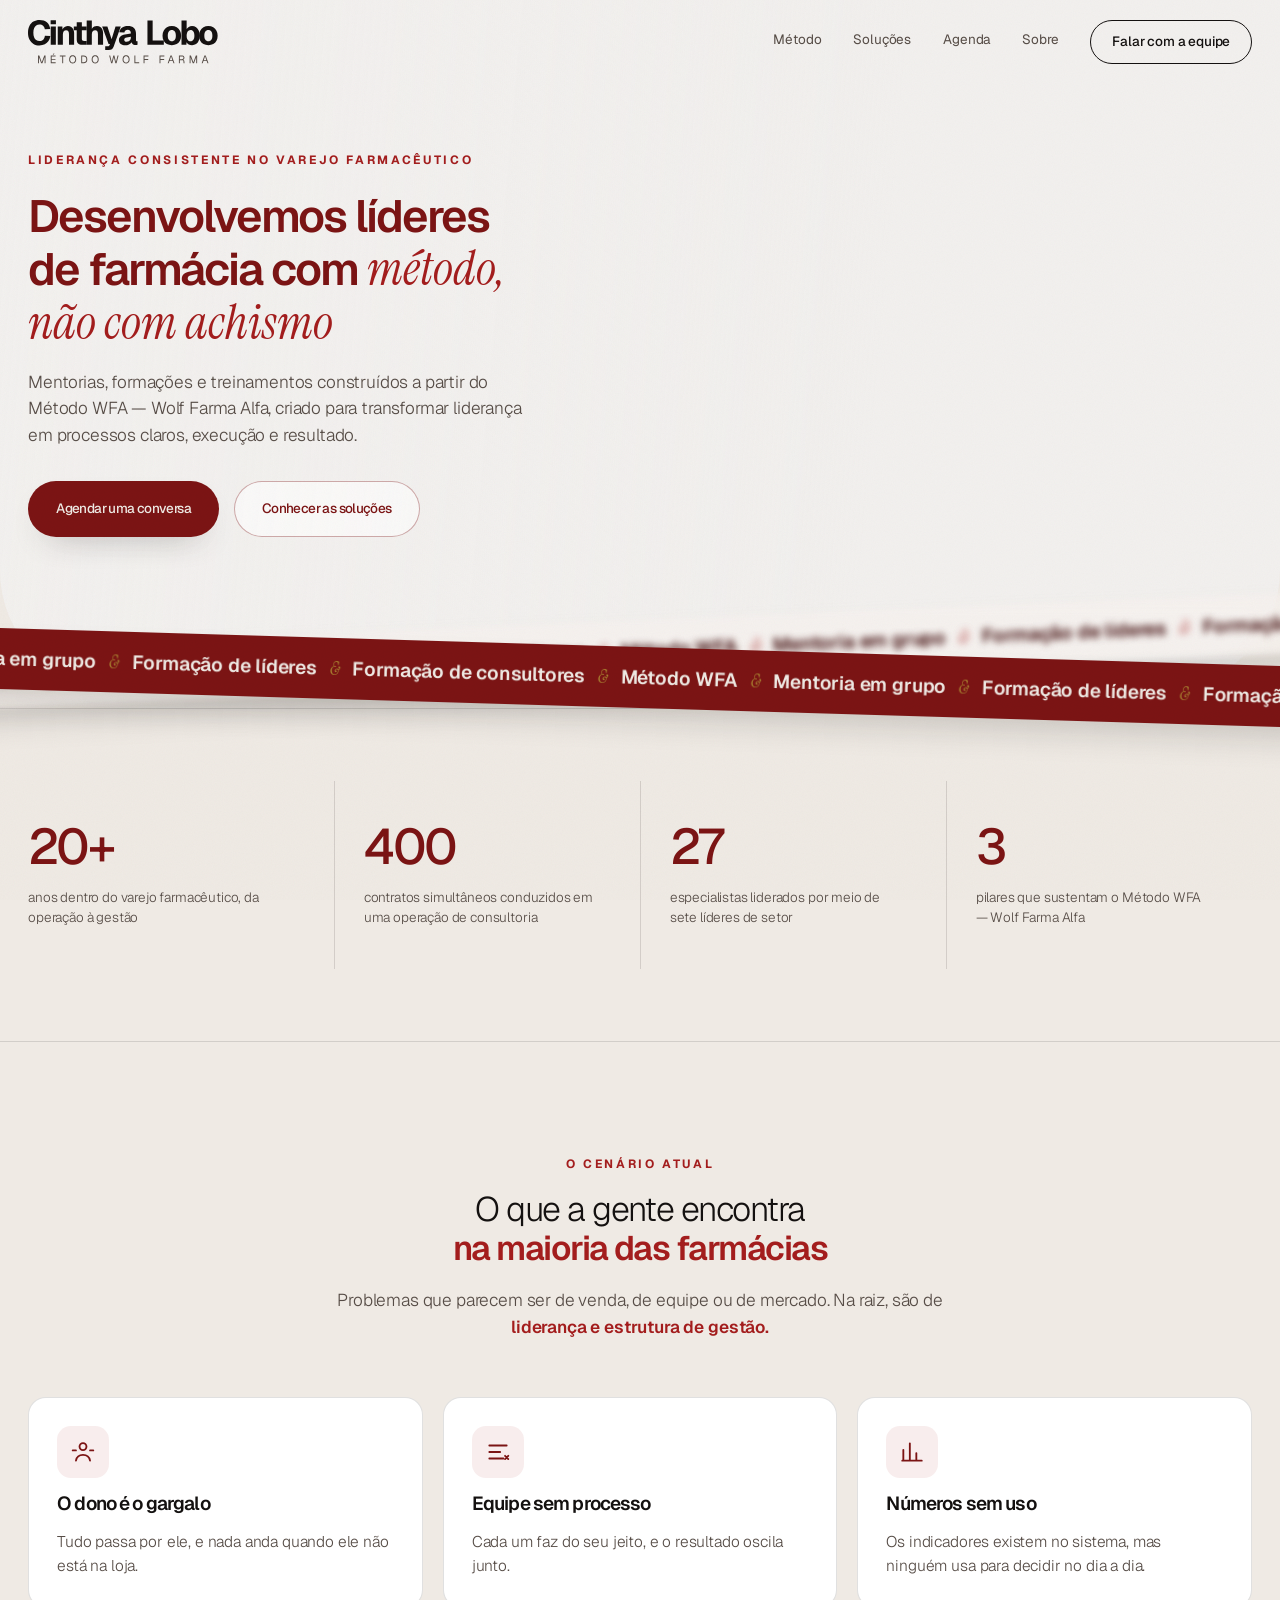
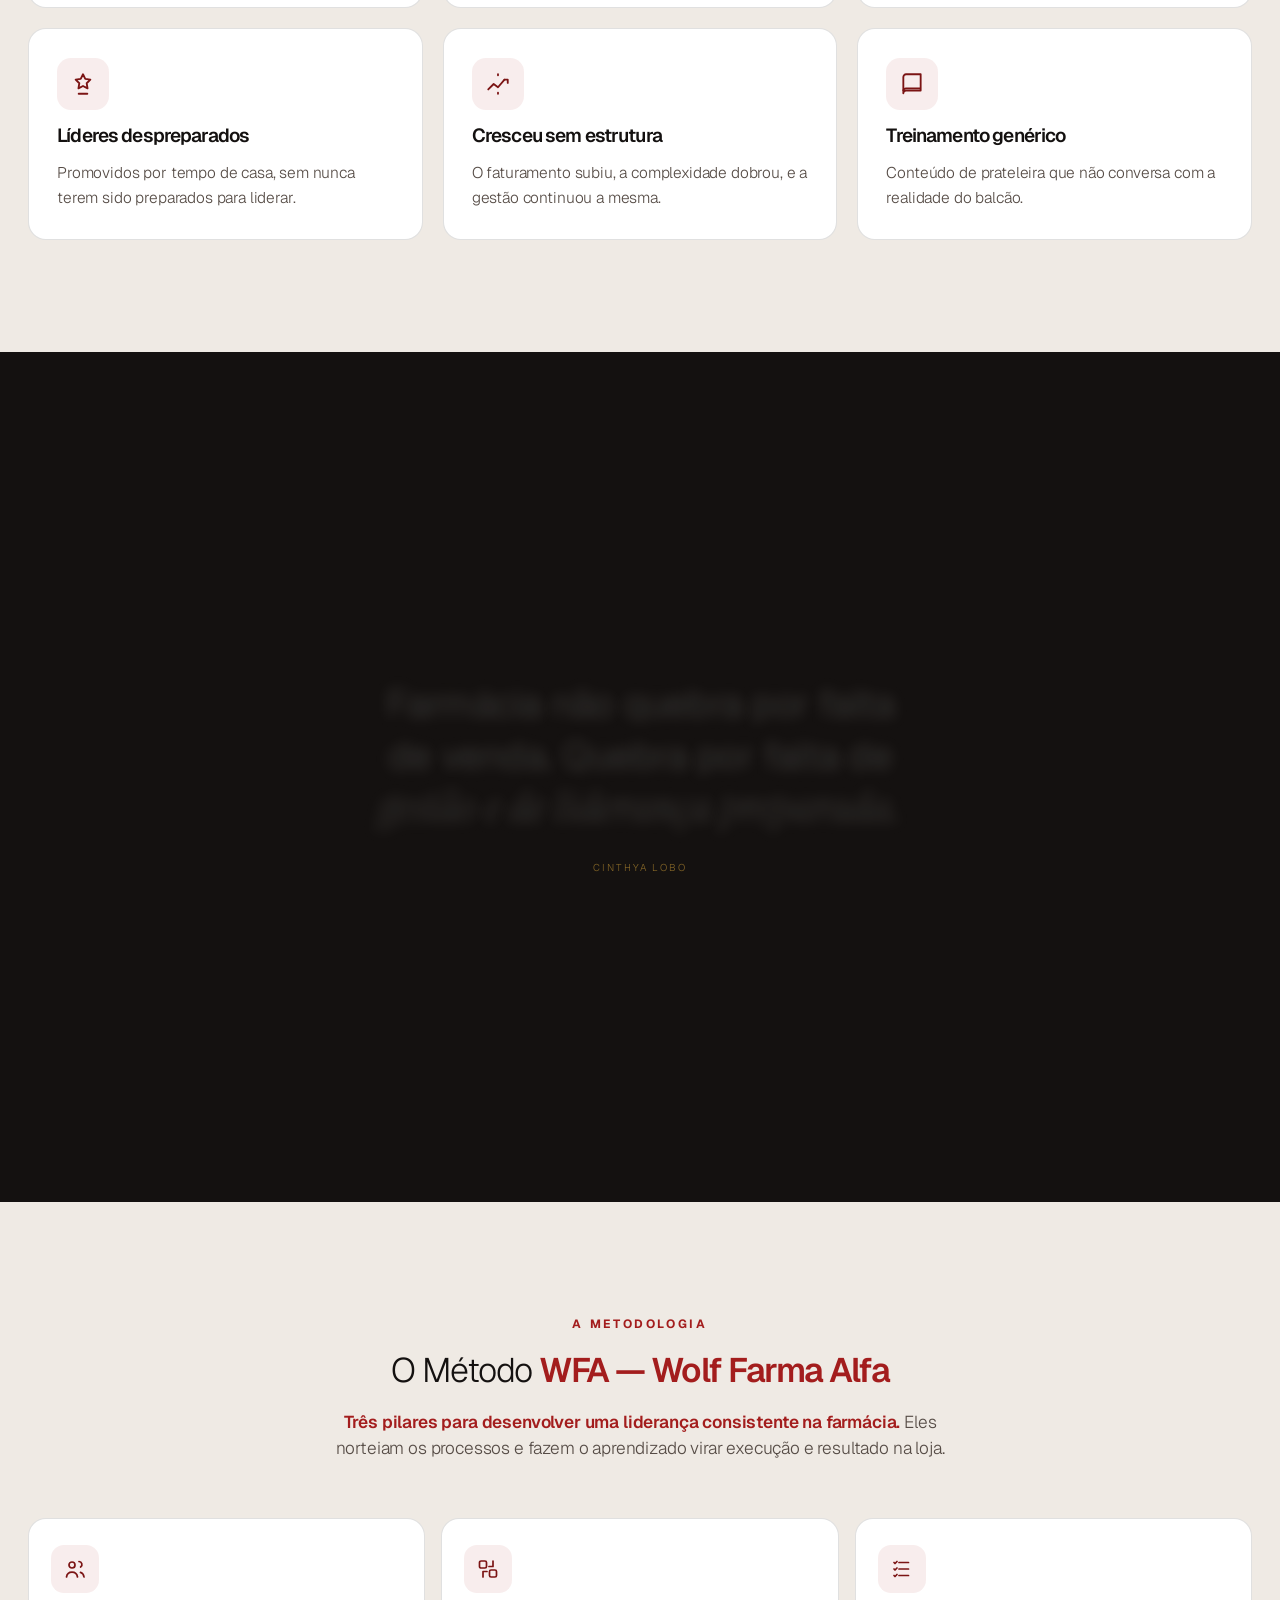
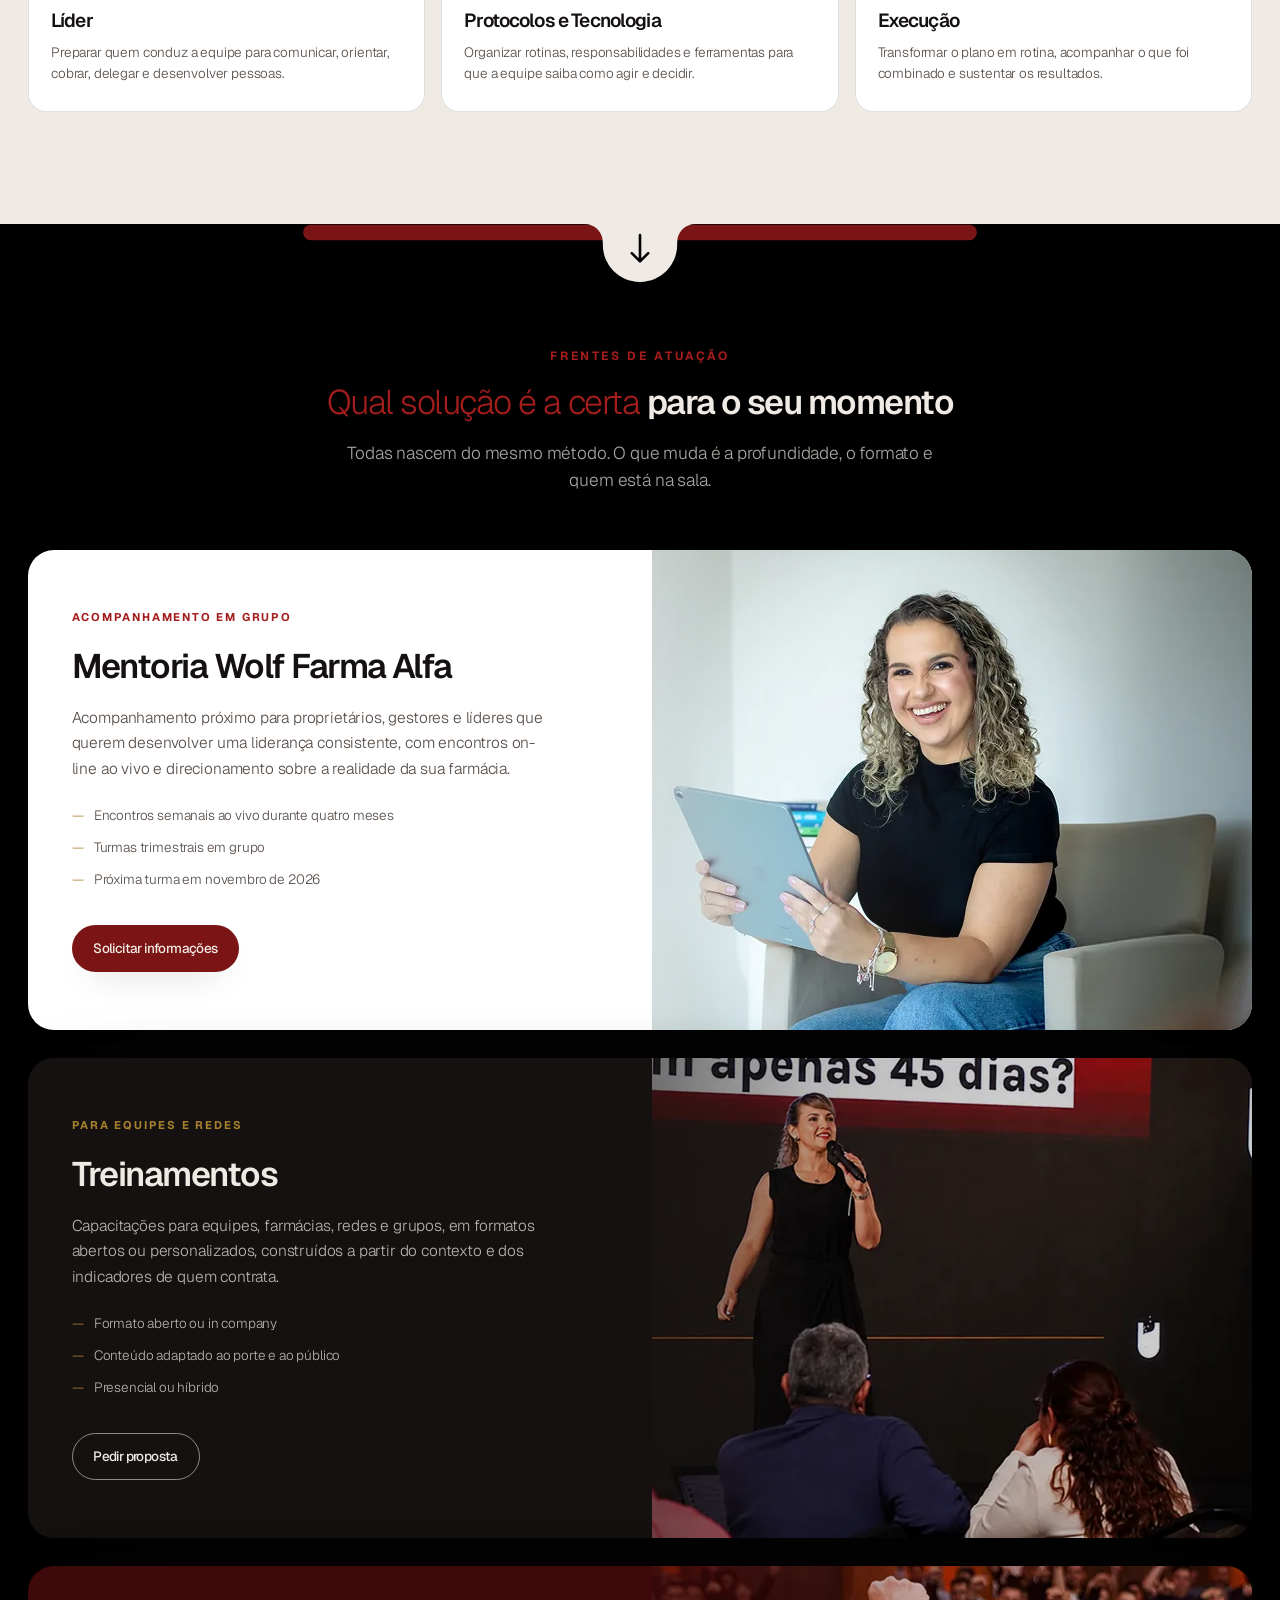
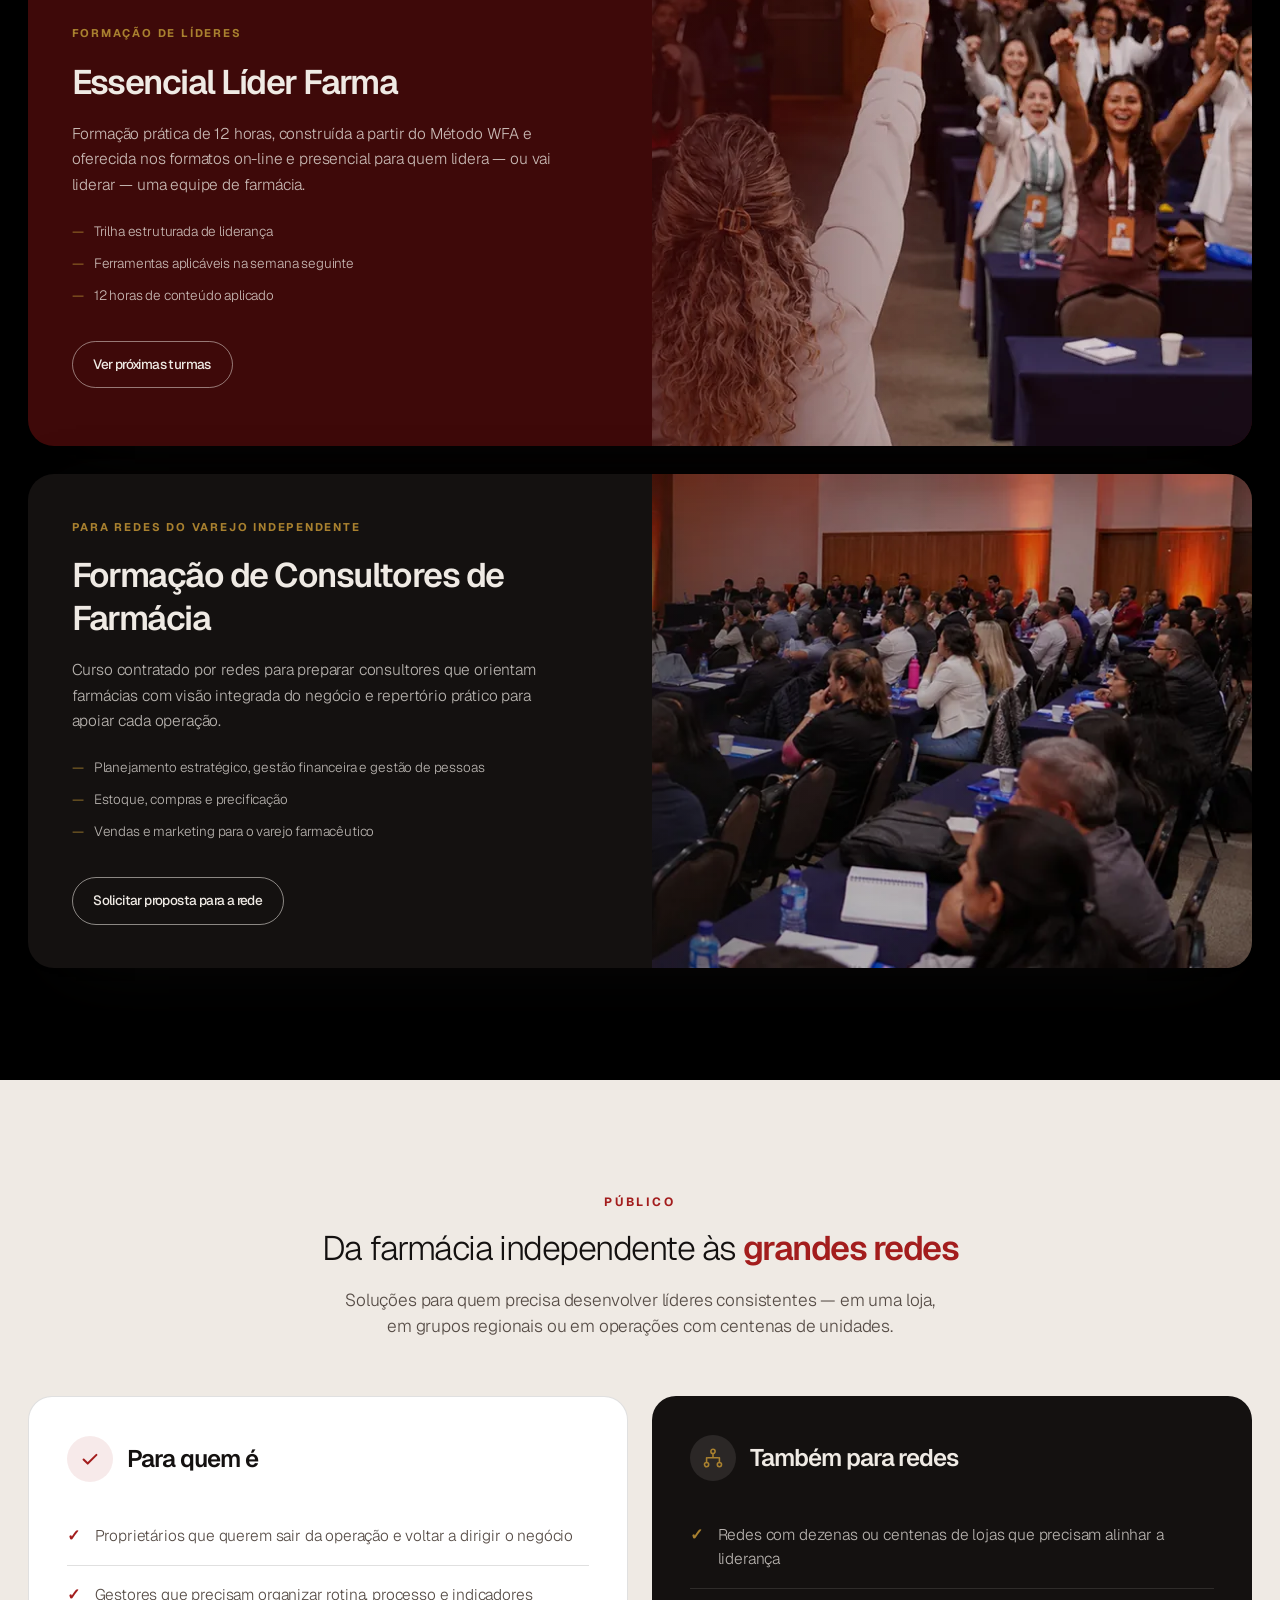
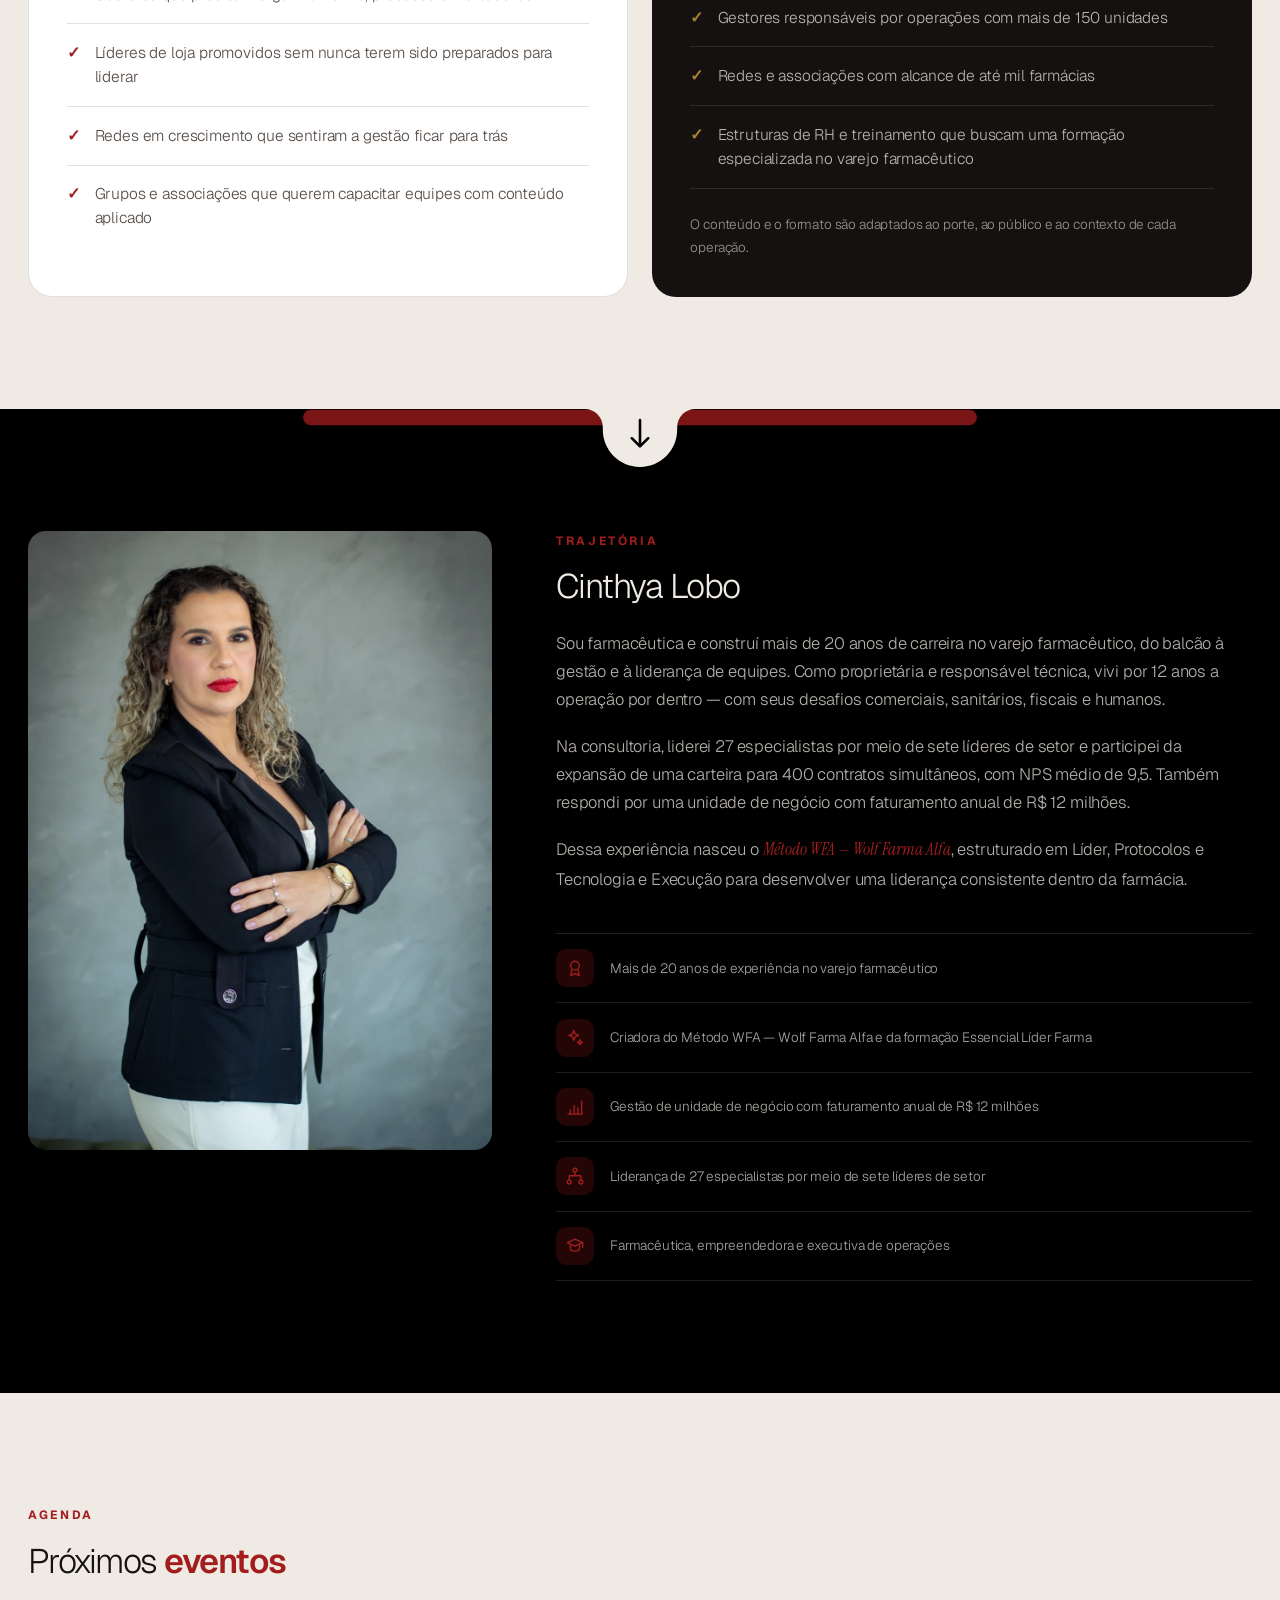
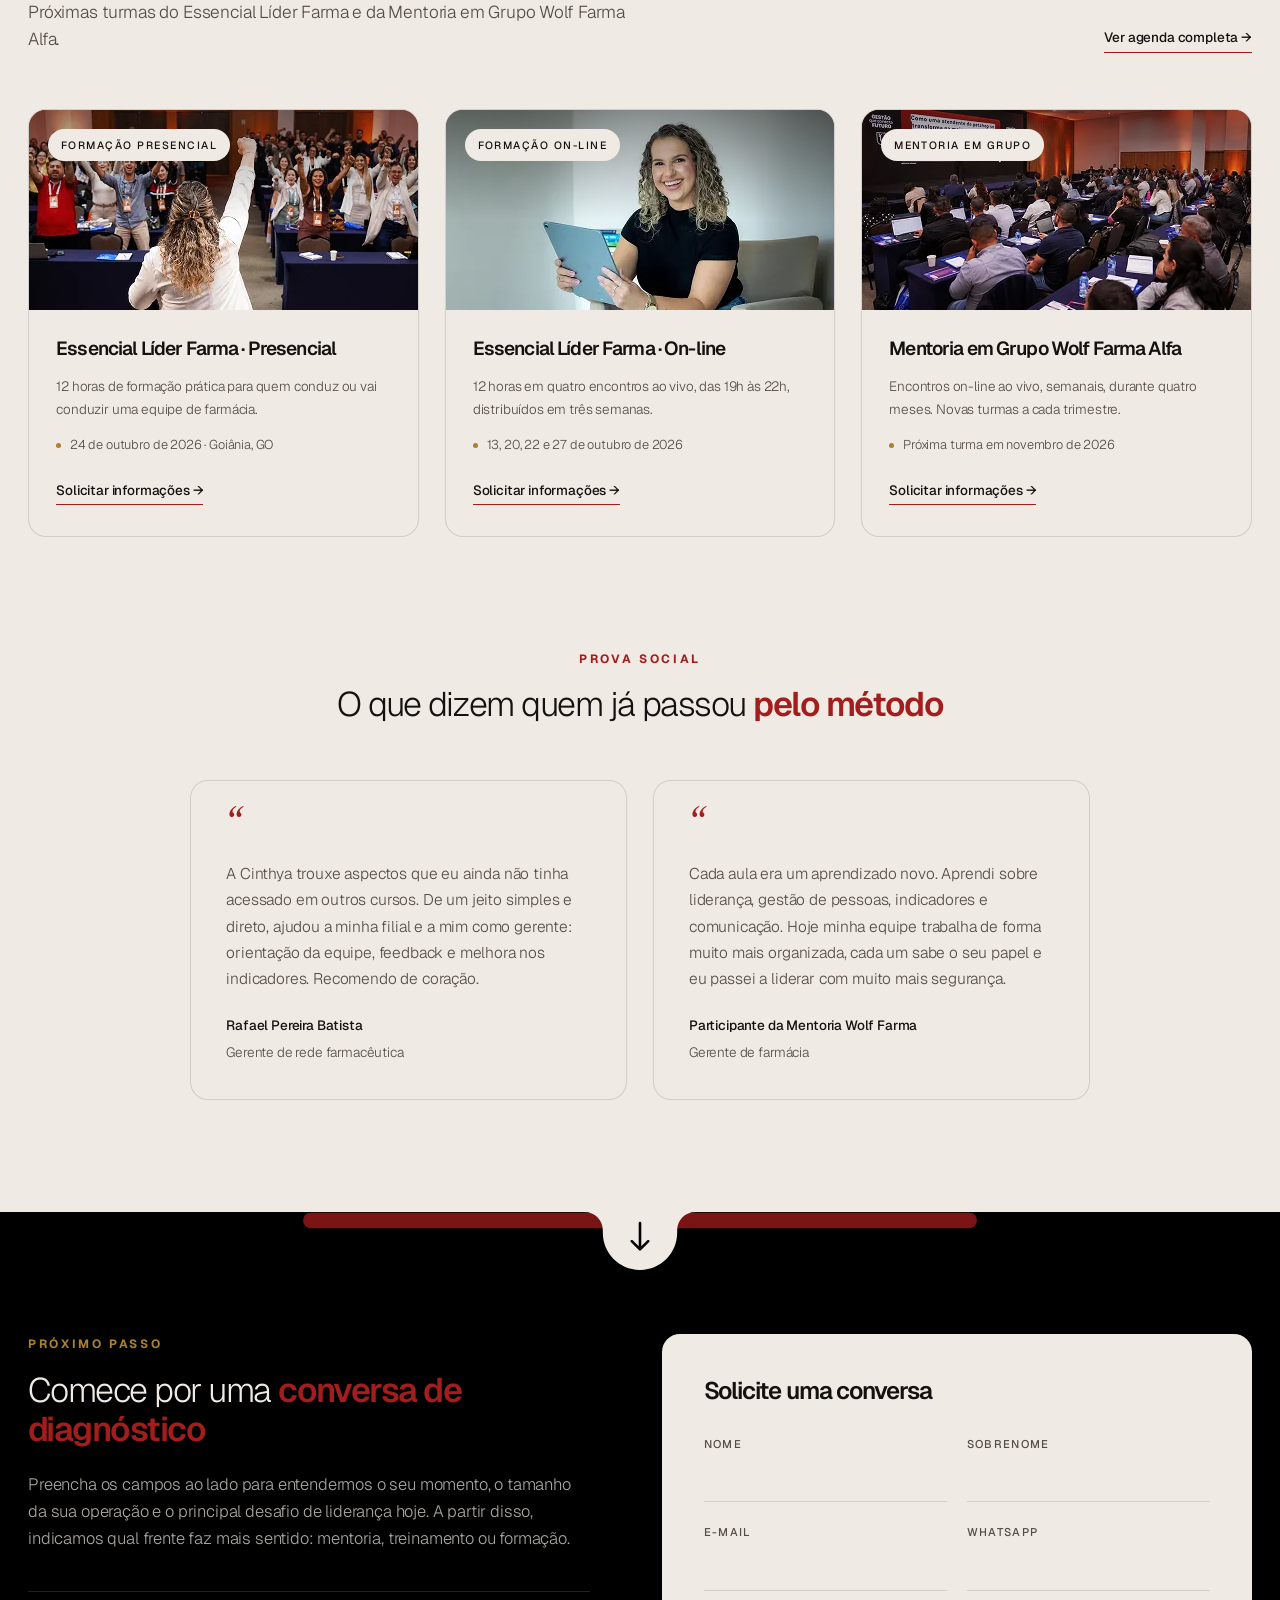
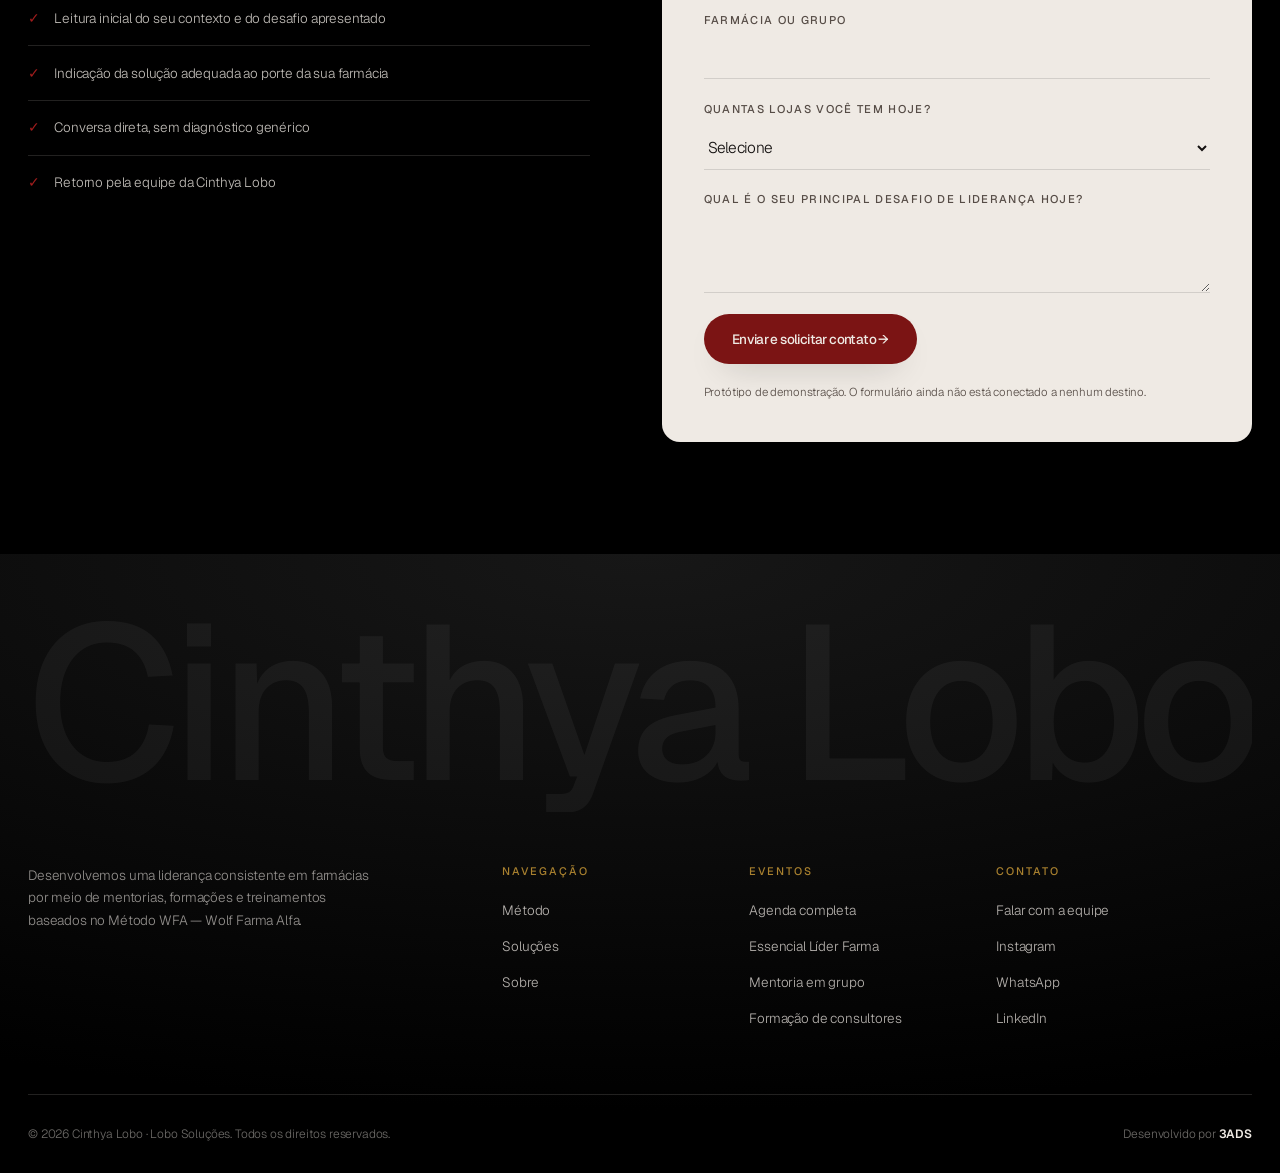
<file: index.html>
<!DOCTYPE html>
<html lang="pt-BR">
<head>
<meta charset="UTF-8">
<meta name="viewport" content="width=device-width, initial-scale=1.0">
<title>Cinthya Lobo — Liderança consistente no varejo farmacêutico</title>
<meta name="description" content="Desenvolvimento de líderes para farmácias por meio do Método WFA, mentorias, formações e treinamentos aplicados à realidade do varejo farmacêutico.">
<link rel="icon" href="data:image/svg+xml,%3Csvg xmlns='http://www.w3.org/2000/svg' viewBox='0 0 100 100'%3E%3Crect width='100' height='100' rx='18' fill='%23141110'/%3E%3Cpath d='M50 8 L61 20 L84 14 L74 34 L84 44 L64 41 L67 60 L50 78 L33 60 L36 41 L16 44 L26 34 L16 14 L39 20 Z' fill='%23A31D1D'/%3E%3C/svg%3E">
<link rel="preconnect" href="https://fonts.googleapis.com">
<link rel="preconnect" href="https://fonts.gstatic.com" crossorigin>
<link href="https://fonts.googleapis.com/css2?family=Geist:wght@300;400;500;600&family=Instrument+Serif:ital@0;1&display=swap" rel="stylesheet">
<link rel="stylesheet" href="assets/styles.css">
</head>
<body>

<!-- ============ HEADER ============ -->
<header class="site-header" id="siteHeader">
  <div class="wrap header-row">
    <a class="brand" href="index.html">
      <img class="brand-logo" src="assets/logo-topo.svg" alt="Cinthya Lobo">
    </a>

    <div class="nav-group">
      <nav class="main-nav" aria-label="Navegação principal">
        <a href="#metodo">Método</a>
        <a href="#solucoes">Soluções</a>
        <a href="#agenda">Agenda</a>
        <a href="#sobre">Sobre</a>
      </nav>
      <a class="nav-cta" href="#contato">Falar com a equipe</a>
    </div>

    <button class="burger" id="burgerBtn" aria-label="Abrir menu" aria-expanded="false" aria-controls="mobileNav">
      <span></span><span></span><span></span>
    </button>
  </div>

  <nav class="mobile-nav" id="mobileNav" aria-label="Navegação mobile">
    <div class="wrap inner">
      <a href="#metodo">Método WFA</a>
      <a href="#solucoes">Soluções</a>
      <a href="#agenda">Agenda de eventos</a>
      <a href="#sobre">Sobre a Cinthya</a>
      <a href="#contato">Falar com a equipe →</a>
    </div>
  </nav>
</header>

<main>

  <!-- ============ HERO FULL IMAGE ============ -->
  <div class="hero-wrap">
  <section class="hero-full" id="topo">
    <div class="hero-media">
      <!-- No mobile a foto vira um bloco no topo, acima do texto -->
      <picture>
        <source media="(max-width:920px)" srcset="assets/images/hero-cinthya-mobile.webp" width="500" height="553">
        <img src="assets/images/hero-cinthya.webp" alt="Cinthya Lobo sorrindo" fetchpriority="high">
      </picture>
    </div>

    <div class="wrap hero-inner">
      <div class="hero-content">
        <p class="eyebrow">Liderança consistente no varejo farmacêutico</p>
        <h1>Desenvolvemos líderes de farmácia com <span class="hl">método, não com achismo</span></h1>
        <p class="lead">Mentorias, formações e treinamentos construídos a partir do Método WFA — Wolf Farma Alfa, criado para transformar liderança em processos claros, execução e resultado.</p>

        <div class="hero-actions">
          <a class="btn btn-primary" href="#contato">Agendar uma conversa</a>
          <a class="btn btn-light" href="#solucoes">Conhecer as soluções</a>
        </div>

      </div>
    </div>

  </section>

  <!-- Faixas diagonais — rolam vinculadas ao scroll (ver main.js) -->
  <div class="tickers" aria-hidden="true">
    <div class="ticker t-blur">
      <div class="track">
        <span class="group">Mentoria em grupo <em>&amp;</em> Formação de líderes <em>&amp;</em> Formação de consultores <em>&amp;</em> Método WFA <em>&amp;</em> Mentoria em grupo <em>&amp;</em> Formação de líderes <em>&amp;</em> Formação de consultores <em>&amp;</em> Método WFA <em>&amp;</em> </span><span class="group">Mentoria em grupo <em>&amp;</em> Formação de líderes <em>&amp;</em> Formação de consultores <em>&amp;</em> Método WFA <em>&amp;</em> Mentoria em grupo <em>&amp;</em> Formação de líderes <em>&amp;</em> Formação de consultores <em>&amp;</em> Método WFA <em>&amp;</em> </span>
      </div>
    </div>
    <div class="ticker t-wine">
      <div class="track">
        <span class="group">Mentoria em grupo <em>&amp;</em> Formação de líderes <em>&amp;</em> Formação de consultores <em>&amp;</em> Método WFA <em>&amp;</em> Mentoria em grupo <em>&amp;</em> Formação de líderes <em>&amp;</em> Formação de consultores <em>&amp;</em> Método WFA <em>&amp;</em> </span><span class="group">Mentoria em grupo <em>&amp;</em> Formação de líderes <em>&amp;</em> Formação de consultores <em>&amp;</em> Método WFA <em>&amp;</em> Mentoria em grupo <em>&amp;</em> Formação de líderes <em>&amp;</em> Formação de consultores <em>&amp;</em> Método WFA <em>&amp;</em> </span>
      </div>
    </div>
  </div>
  </div>

  <!-- ============ NÚMEROS ============ -->
  <section class="section tight band-line">
    <div class="wrap">
      <div class="stats-grid" data-reveal>
        <div class="stat">
          <div class="num">20+</div>
          <p class="label">anos dentro do varejo farmacêutico, da operação à gestão</p>
        </div>
        <div class="stat">
          <div class="num">400</div>
          <p class="label">contratos simultâneos conduzidos em uma operação de consultoria</p>
        </div>
        <div class="stat">
          <div class="num">27</div>
          <p class="label">especialistas liderados por meio de sete líderes de setor</p>
        </div>
        <div class="stat">
          <div class="num">3</div>
          <p class="label">pilares que sustentam o Método WFA — Wolf Farma Alfa</p>
        </div>
      </div>
    </div>
  </section>

  <!-- ============ O CENÁRIO ATUAL ============ -->
  <section class="section" id="cenario">
    <div class="wrap">
      <div class="section-head" data-reveal>
        <span class="eyebrow">O cenário atual</span>
        <h2>O que a gente encontra<br><span class="strong">na maioria das farmácias</span></h2>
        <p class="lead">Problemas que parecem ser de venda, de equipe ou de mercado. Na raiz, são de <span class="strong">liderança e estrutura de gestão.</span></p>
      </div>

      <div class="pain-grid" data-reveal>
        <article class="pain-card">
          <span class="ico">
            <svg viewBox="0 0 24 24" fill="none" aria-hidden="true"><circle cx="12" cy="7" r="3.2" stroke="currentColor" stroke-width="1.7"/><path d="M5.5 20c.6-3.4 3.2-5.4 6.5-5.4s5.9 2 6.5 5.4" stroke="currentColor" stroke-width="1.7" stroke-linecap="round"/><path d="M2.5 10.5h3M18.5 10.5h3" stroke="currentColor" stroke-width="1.7" stroke-linecap="round"/></svg>
          </span>
          <h3>O dono é o gargalo</h3>
          <p>Tudo passa por ele, e nada anda quando ele não está na loja.</p>
        </article>

        <article class="pain-card">
          <span class="ico">
            <svg viewBox="0 0 24 24" fill="none" aria-hidden="true"><path d="M4 6h16M4 12h10M4 18h13" stroke="currentColor" stroke-width="1.7" stroke-linecap="round"/><path d="M18.5 15.5l3 3m0-3l-3 3" stroke="currentColor" stroke-width="1.7" stroke-linecap="round"/></svg>
          </span>
          <h3>Equipe sem processo</h3>
          <p>Cada um faz do seu jeito, e o resultado oscila junto.</p>
        </article>

        <article class="pain-card">
          <span class="ico">
            <svg viewBox="0 0 24 24" fill="none" aria-hidden="true"><path d="M4 20V10M10 20V4M16 20v-7M21 20H3" stroke="currentColor" stroke-width="1.7" stroke-linecap="round"/></svg>
          </span>
          <h3>Números sem uso</h3>
          <p>Os indicadores existem no sistema, mas ninguém usa para decidir no dia a dia.</p>
        </article>

        <article class="pain-card">
          <span class="ico">
            <svg viewBox="0 0 24 24" fill="none" aria-hidden="true"><path d="M12 3l2.1 4.3 4.7.7-3.4 3.3.8 4.7-4.2-2.2-4.2 2.2.8-4.7L5.2 8l4.7-.7L12 3z" stroke="currentColor" stroke-width="1.7" stroke-linejoin="round"/><path d="M8 21h8" stroke="currentColor" stroke-width="1.7" stroke-linecap="round"/></svg>
          </span>
          <h3>Líderes despreparados</h3>
          <p>Promovidos por tempo de casa, sem nunca terem sido preparados para liderar.</p>
        </article>

        <article class="pain-card">
          <span class="ico">
            <svg viewBox="0 0 24 24" fill="none" aria-hidden="true"><path d="M3 17l5-5 4 3 6-7" stroke="currentColor" stroke-width="1.7" stroke-linecap="round" stroke-linejoin="round"/><path d="M18 8h3v3" stroke="currentColor" stroke-width="1.7" stroke-linecap="round" stroke-linejoin="round"/><path d="M12 21v-1M12 4V3" stroke="currentColor" stroke-width="1.7" stroke-linecap="round"/></svg>
          </span>
          <h3>Cresceu sem estrutura</h3>
          <p>O faturamento subiu, a complexidade dobrou, e a gestão continuou a mesma.</p>
        </article>

        <article class="pain-card">
          <span class="ico">
            <svg viewBox="0 0 24 24" fill="none" aria-hidden="true"><path d="M4 5.5A2.5 2.5 0 016.5 3H20v15H6.5A2.5 2.5 0 004 20.5v-15z" stroke="currentColor" stroke-width="1.7" stroke-linejoin="round"/><path d="M4 18.5A2.5 2.5 0 016.5 16H20" stroke="currentColor" stroke-width="1.7"/></svg>
          </span>
          <h3>Treinamento genérico</h3>
          <p>Conteúdo de prateleira que não conversa com a realidade do balcão.</p>
        </article>
      </div>
    </div>
  </section>

  <!-- ============ CITAÇÃO ============ -->
  <section class="quote-band">
    <div class="wrap">
      <div class="quote-inner" data-reveal>
        <blockquote>Farmácia não quebra por falta<br>de venda. Quebra por falta de<br><span class="hl light">gestão e de liderança preparada.</span></blockquote>
        <cite>Cinthya Lobo</cite>
      </div>
    </div>
  </section>

  <!-- ============ MÉTODO WOLF FARMA ============ -->
  <section class="section" id="metodo">
    <div class="wrap">
      <div class="section-head" data-reveal>
        <span class="eyebrow">A metodologia</span>
        <h2>O Método <span class="strong">WFA — Wolf Farma Alfa</span></h2>
        <p class="lead"><span class="strong">Três pilares para desenvolver uma liderança consistente na farmácia.</span> Eles norteiam os processos e fazem o aprendizado virar execução e resultado na loja.</p>
      </div>

      <div class="pillars" data-reveal>
        <div class="pillar">
          <div class="top">
            <span class="ico"><svg viewBox="0 0 24 24" fill="none" aria-hidden="true"><circle cx="9" cy="8" r="3" stroke="currentColor" stroke-width="1.7"/><path d="M3.5 20c.5-3 2.7-4.8 5.5-4.8s5 1.8 5.5 4.8" stroke="currentColor" stroke-width="1.7" stroke-linecap="round"/><path d="M16 4.5a3 3 0 011.6 5.5M17.5 15.4c1.9.6 3.2 2.2 3.5 4.6" stroke="currentColor" stroke-width="1.7" stroke-linecap="round"/></svg></span>
          </div>
          <h3>Líder</h3>
          <p>Preparar quem conduz a equipe para comunicar, orientar, cobrar, delegar e desenvolver pessoas.</p>
        </div>
        <div class="pillar">
          <div class="top">
            <span class="ico"><svg viewBox="0 0 24 24" fill="none" aria-hidden="true"><rect x="3.5" y="4" width="7" height="7" rx="1.6" stroke="currentColor" stroke-width="1.7"/><rect x="13.5" y="13" width="7" height="7" rx="1.6" stroke="currentColor" stroke-width="1.7"/><path d="M17 4v5.5M17 9.5h-4M7 20v-5.5M7 14.5h4" stroke="currentColor" stroke-width="1.7" stroke-linecap="round"/></svg></span>
          </div>
          <h3>Protocolos e Tecnologia</h3>
          <p>Organizar rotinas, responsabilidades e ferramentas para que a equipe saiba como agir e decidir.</p>
        </div>
        <div class="pillar">
          <div class="top">
            <span class="ico"><svg viewBox="0 0 24 24" fill="none" aria-hidden="true"><path d="M9 5.5h9.5M9 12h9.5M9 18.5h9.5" stroke="currentColor" stroke-width="1.7" stroke-linecap="round"/><path d="M4 5.5l1 1 2-2M4 12l1 1 2-2M4 18.5l1 1 2-2" stroke="currentColor" stroke-width="1.7" stroke-linecap="round" stroke-linejoin="round"/></svg></span>
          </div>
          <h3>Execução</h3>
          <p>Transformar o plano em rotina, acompanhar o que foi combinado e sustentar os resultados.</p>
        </div>
      </div>
    </div>
  </section>

  <!-- ============ SOLUÇÕES ============ -->
  <section class="section dark-band" id="solucoes">
    <div class="band-divider" aria-hidden="true"><img src="assets/divisor.svg" alt=""></div>
    <div class="wrap">
      <div class="section-head" data-reveal>
        <span class="eyebrow">Frentes de atuação</span>
        <h2>Qual solução é a certa <span class="strong">para o seu momento</span></h2>
        <p class="lead">Todas nascem do mesmo método. O que muda é a profundidade, o formato e quem está na sala.</p>
      </div>

      <!-- Cards empilham no scroll (position: sticky) -->
      <div class="stack">
        <article class="stack-card on-light">
          <div class="stack-body">
            <span class="tag">Acompanhamento em grupo</span>
            <h3>Mentoria Wolf Farma Alfa</h3>
            <p>Acompanhamento próximo para proprietários, gestores e líderes que querem desenvolver uma liderança consistente, com encontros on-line ao vivo e direcionamento sobre a realidade da sua farmácia.</p>
            <ul>
              <li>Encontros semanais ao vivo durante quatro meses</li>
              <li>Turmas trimestrais em grupo</li>
              <li>Próxima turma em novembro de 2026</li>
            </ul>
            <a class="btn btn-primary btn-sm" href="#contato">Solicitar informações</a>
          </div>
          <div class="stack-media">
            <img src="assets/images/banner-01.webp" alt="Cinthya Lobo conduzindo mentoria com tablet" style="object-position:right center;" loading="lazy">
            <span class="veil to-light"></span>
          </div>
        </article>

        <article class="stack-card on-dark">
          <div class="stack-body">
            <span class="tag">Para equipes e redes</span>
            <h3>Treinamentos</h3>
            <p>Capacitações para equipes, farmácias, redes e grupos, em formatos abertos ou personalizados, construídos a partir do contexto e dos indicadores de quem contrata.</p>
            <ul>
              <li>Formato aberto ou in company</li>
              <li>Conteúdo adaptado ao porte e ao público</li>
              <li>Presencial ou híbrido</li>
            </ul>
            <a class="btn btn-light btn-sm" href="#contato">Pedir proposta</a>
          </div>
          <div class="stack-media">
            <img src="assets/images/banner-02.webp" alt="Cinthya Lobo palestrando em treinamento" style="object-position:right center;" loading="lazy">
            <span class="veil to-dark"></span>
          </div>
        </article>

        <article class="stack-card on-wine">
          <div class="stack-body">
            <span class="tag">Formação de líderes</span>
            <h3>Essencial Líder Farma</h3>
            <p>Formação prática de 12 horas, construída a partir do Método WFA e oferecida nos formatos on-line e presencial para quem lidera — ou vai liderar — uma equipe de farmácia.</p>
            <ul>
              <li>Trilha estruturada de liderança</li>
              <li>Ferramentas aplicáveis na semana seguinte</li>
              <li>12 horas de conteúdo aplicado</li>
            </ul>
            <a class="btn btn-light btn-sm" href="eventos/index.html">Ver próximas turmas</a>
          </div>
          <div class="stack-media">
            <img src="assets/images/banner-03.webp" alt="Turma do Essencial Líder Farma em formação" style="object-position:70% center;" loading="lazy">
            <span class="veil to-wine"></span>
          </div>
        </article>

        <article class="stack-card on-dark">
          <div class="stack-body">
            <span class="tag">Para redes do varejo independente</span>
            <h3>Formação de Consultores de Farmácia</h3>
            <p>Curso contratado por redes para preparar consultores que orientam farmácias com visão integrada do negócio e repertório prático para apoiar cada operação.</p>
            <ul>
              <li>Planejamento estratégico, gestão financeira e gestão de pessoas</li>
              <li>Estoque, compras e precificação</li>
              <li>Vendas e marketing para o varejo farmacêutico</li>
            </ul>
            <a class="btn btn-light btn-sm" href="#contato">Solicitar proposta para a rede</a>
          </div>
          <div class="stack-media">
            <img src="assets/images/banner-04.webp" alt="Formação para consultores e gestores de redes de farmácia" style="object-position:right center;" loading="lazy">
            <span class="veil to-dark"></span>
          </div>
        </article>
      </div>
    </div>
  </section>

  <!-- ============ PARA QUEM É ============ -->
  <section class="section">
    <div class="wrap">
      <div class="section-head" data-reveal>
        <span class="eyebrow">Público</span>
        <h2>Da farmácia independente às <span class="strong">grandes redes</span></h2>
        <p class="lead">Soluções para quem precisa desenvolver líderes consistentes — em uma loja, em grupos regionais ou em operações com centenas de unidades.</p>
      </div>

      <div class="fit-grid" data-reveal>
        <article class="fit-card yes">
          <header>
            <span class="fit-ico" aria-hidden="true">
              <svg viewBox="0 0 24 24" fill="none"><path d="M5 12.5l4.5 4.5L19 7.5" stroke="currentColor" stroke-width="2.2" stroke-linecap="round" stroke-linejoin="round"/></svg>
            </span>
            <h3>Para quem é</h3>
          </header>
          <ul>
            <li>Proprietários que querem sair da operação e voltar a dirigir o negócio</li>
            <li>Gestores que precisam organizar rotina, processo e indicadores</li>
            <li>Líderes de loja promovidos sem nunca terem sido preparados para liderar</li>
            <li>Redes em crescimento que sentiram a gestão ficar para trás</li>
            <li>Grupos e associações que querem capacitar equipes com conteúdo aplicado</li>
          </ul>
        </article>

        <article class="fit-card scale">
          <header>
            <span class="fit-ico" aria-hidden="true">
              <svg viewBox="0 0 24 24" fill="none"><circle cx="12" cy="4.8" r="2.3" stroke="currentColor" stroke-width="1.7"/><circle cx="5" cy="19.2" r="2.3" stroke="currentColor" stroke-width="1.7"/><circle cx="19" cy="19.2" r="2.3" stroke="currentColor" stroke-width="1.7"/><path d="M12 7.1v4.6M6.2 11.7h11.6M5 16.9v-5.2M19 16.9v-5.2" stroke="currentColor" stroke-width="1.7" stroke-linecap="round"/></svg>
            </span>
            <h3>Também para redes</h3>
          </header>
          <ul>
            <li>Redes com dezenas ou centenas de lojas que precisam alinhar a liderança</li>
            <li>Gestores responsáveis por operações com mais de 150 unidades</li>
            <li>Redes e associações com alcance de até mil farmácias</li>
            <li>Estruturas de RH e treinamento que buscam uma formação especializada no varejo farmacêutico</li>
          </ul>
          <p class="fit-note">O conteúdo e o formato são adaptados ao porte, ao público e ao contexto de cada operação.</p>
        </article>
      </div>
    </div>
  </section>

  <!-- ============ SOBRE ============ -->
  <section class="section dark-band" id="sobre">
    <div class="band-divider" aria-hidden="true"><img src="assets/divisor.svg" alt=""></div>
    <div class="wrap">
      <div class="about" data-reveal>
        <div class="portrait">
          <img src="assets/images/retrato-cinthya.webp" alt="Retrato de Cinthya Lobo de braços cruzados" loading="lazy">
        </div>

        <div class="about-body">
          <span class="eyebrow">Trajetória</span>
          <h2>Cinthya Lobo</h2>
          <p style="margin-top:1.4rem;">Sou farmacêutica e construí mais de 20 anos de carreira no varejo farmacêutico, do balcão à gestão e à liderança de equipes. Como proprietária e responsável técnica, vivi por 12 anos a operação por dentro — com seus desafios comerciais, sanitários, fiscais e humanos.</p>
          <p>Na consultoria, liderei 27 especialistas por meio de sete líderes de setor e participei da expansão de uma carteira para 400 contratos simultâneos, com NPS médio de 9,5. Também respondi por uma unidade de negócio com faturamento anual de R$ 12 milhões.</p>
          <p>Dessa experiência nasceu o <span class="hl">Método WFA — Wolf Farma Alfa</span>, estruturado em Líder, Protocolos e Tecnologia e Execução para desenvolver uma liderança consistente dentro da farmácia.</p>

          <ul class="credentials">
            <li>
              <span class="ico"><svg viewBox="0 0 24 24" fill="none" aria-hidden="true"><circle cx="12" cy="9" r="5.2" stroke="currentColor" stroke-width="1.7"/><path d="M8.4 13.4L7 21.2l5-2.6 5 2.6-1.4-7.8" stroke="currentColor" stroke-width="1.7" stroke-linejoin="round"/></svg></span>
              <span>Mais de 20 anos de experiência no varejo farmacêutico</span>
            </li>
            <li>
              <span class="ico"><svg viewBox="0 0 24 24" fill="none" aria-hidden="true"><path d="M10.5 3l1.7 4.1 4.1 1.7-4.1 1.7-1.7 4.1-1.7-4.1L4.7 8.8l4.1-1.7L10.5 3z" stroke="currentColor" stroke-width="1.7" stroke-linejoin="round"/><path d="M17.8 14.2l.9 2.1 2.1.9-2.1.9-.9 2.1-.9-2.1-2.1-.9 2.1-.9.9-2.1z" stroke="currentColor" stroke-width="1.7" stroke-linejoin="round"/></svg></span>
              <span>Criadora do Método WFA — Wolf Farma Alfa e da formação Essencial Líder Farma</span>
            </li>
            <li>
              <span class="ico"><svg viewBox="0 0 24 24" fill="none" aria-hidden="true"><path d="M3.5 20.5h17" stroke="currentColor" stroke-width="1.7" stroke-linecap="round"/><path d="M6.5 20.5v-5M11 20.5V10M15.5 20.5v-7.5M20 20.5V5" stroke="currentColor" stroke-width="1.7" stroke-linecap="round"/></svg></span>
              <span>Gestão de unidade de negócio com faturamento anual de R$ 12 milhões</span>
            </li>
            <li>
              <span class="ico"><svg viewBox="0 0 24 24" fill="none" aria-hidden="true"><circle cx="12" cy="4.8" r="2.3" stroke="currentColor" stroke-width="1.7"/><circle cx="5" cy="19.2" r="2.3" stroke="currentColor" stroke-width="1.7"/><circle cx="19" cy="19.2" r="2.3" stroke="currentColor" stroke-width="1.7"/><path d="M12 7.1v4.6M6.2 11.7h11.6M5 16.9v-5.2M19 16.9v-5.2" stroke="currentColor" stroke-width="1.7" stroke-linecap="round"/></svg></span>
              <span>Liderança de 27 especialistas por meio de sete líderes de setor</span>
            </li>
            <li>
              <span class="ico"><svg viewBox="0 0 24 24" fill="none" aria-hidden="true"><path d="M12 3.8L2.8 8 12 12.2 21.2 8 12 3.8z" stroke="currentColor" stroke-width="1.7" stroke-linejoin="round"/><path d="M6.6 10.4v5c0 1.5 2.4 2.7 5.4 2.7s5.4-1.2 5.4-2.7v-5" stroke="currentColor" stroke-width="1.7" stroke-linecap="round"/><path d="M21.2 8v5.4" stroke="currentColor" stroke-width="1.7" stroke-linecap="round"/></svg></span>
              <span>Farmacêutica, empreendedora e executiva de operações</span>
            </li>
          </ul>
        </div>
      </div>
    </div>
  </section>

  <!-- ============ AGENDA (CMS de eventos) ============ -->
  <section class="section" id="agenda">
    <div class="wrap">
      <div class="section-head head-split" data-reveal>
        <div style="max-width:56ch;">
          <span class="eyebrow">Agenda</span>
          <h2>Próximos <span class="strong">eventos</span></h2>
          <p class="lead">Próximas turmas do Essencial Líder Farma e da Mentoria em Grupo Wolf Farma Alfa.</p>
        </div>
        <a class="link-arrow" href="eventos/index.html">Ver agenda completa</a>
      </div>

      <div class="events-grid" data-reveal>

        <a class="event-card" href="#contato">
          <div class="card-banner tone-red">
            <img class="bg" src="assets/images/product-01.webp" alt="Turma presencial do Essencial Líder Farma" loading="lazy">
            <div class="banner-top">
              <span class="badge">Formação presencial</span>
              
            </div>
          </div>
          <div class="card-body">
            <h3>Essencial Líder Farma · Presencial</h3>
            <p class="desc">12 horas de formação prática para quem conduz ou vai conduzir uma equipe de farmácia.</p>
            <span class="card-date"><span class="dot"></span> 24 de outubro de 2026 · Goiânia, GO</span>
            <span class="card-foot"><span class="link-arrow">Solicitar informações</span></span>
          </div>
        </a>

        <a class="event-card" href="#contato">
          <div class="card-banner tone-ink">
            <img class="bg" src="assets/images/product-02.webp" alt="Cinthya Lobo conduzindo formação on-line" loading="lazy">
            <div class="banner-top">
              <span class="badge">Formação on-line</span>
              
            </div>
          </div>
          <div class="card-body">
            <h3>Essencial Líder Farma · On-line</h3>
            <p class="desc">12 horas em quatro encontros ao vivo, das 19h às 22h, distribuídos em três semanas.</p>
            <span class="card-date"><span class="dot"></span> 13, 20, 22 e 27 de outubro de 2026</span>
            <span class="card-foot"><span class="link-arrow">Solicitar informações</span></span>
          </div>
        </a>

        <a class="event-card" href="#contato">
          <div class="card-banner tone-deep">
            <img class="bg" src="assets/images/product-03.webp" alt="Encontro da Mentoria em Grupo Wolf Farma Alfa" loading="lazy">
            <div class="banner-top">
              <span class="badge">Mentoria em grupo</span>
              
            </div>
          </div>
          <div class="card-body">
            <h3>Mentoria em Grupo Wolf Farma Alfa</h3>
            <p class="desc">Encontros on-line ao vivo, semanais, durante quatro meses. Novas turmas a cada trimestre.</p>
            <span class="card-date"><span class="dot"></span> Próxima turma em novembro de 2026</span>
            <span class="card-foot"><span class="link-arrow">Solicitar informações</span></span>
          </div>
        </a>

      </div>
    </div>
  </section>

  <!-- ============ PROVA SOCIAL ============ -->
  <section class="section" style="padding-top:0;">
    <div class="wrap">
      <div class="section-head" data-reveal>
        <span class="eyebrow">Prova social</span>
        <h2>O que dizem quem já passou <span class="strong">pelo método</span></h2>
      </div>
      <div class="testimonials" data-reveal>
        <article class="testimonial">
          <span class="qm">“</span>
          <p>A Cinthya trouxe aspectos que eu ainda não tinha acessado em outros cursos. De um jeito simples e direto, ajudou a minha filial e a mim como gerente: orientação da equipe, feedback e melhora nos indicadores. Recomendo de coração.</p>
          <span class="who">Rafael Pereira Batista <span>Gerente de rede farmacêutica</span></span>
        </article>
        <article class="testimonial">
          <span class="qm">“</span>
          <p>Cada aula era um aprendizado novo. Aprendi sobre liderança, gestão de pessoas, indicadores e comunicação. Hoje minha equipe trabalha de forma muito mais organizada, cada um sabe o seu papel e eu passei a liderar com muito mais segurança.</p>
          <span class="who">Participante da Mentoria Wolf Farma <span>Gerente de farmácia</span></span>
        </article>
      </div>
    </div>
  </section>

  <!-- ============ PRÓXIMO PASSO / CONTATO ============ -->
  <section class="section next-step dark-band" id="contato">
    <div class="band-divider" aria-hidden="true"><img src="assets/divisor.svg" alt=""></div>
    <div class="wrap">
      <div class="next-grid">
        <div class="next-copy" data-reveal>
          <span class="eyebrow on-dark">Próximo passo</span>
          <h2>Comece por uma <span class="strong">conversa de diagnóstico</span></h2>
          <p>Preencha os campos ao lado para entendermos o seu momento, o tamanho da sua operação e o principal desafio de liderança hoje. A partir disso, indicamos qual frente faz mais sentido: mentoria, treinamento ou formação.</p>
          <ul>
            <li>Leitura inicial do seu contexto e do desafio apresentado</li>
            <li>Indicação da solução adequada ao porte da sua farmácia</li>
            <li>Conversa direta, sem diagnóstico genérico</li>
            <li>Retorno pela equipe da Cinthya Lobo</li>
          </ul>
        </div>

        <div class="form-card" data-reveal>
          <h3>Solicite uma conversa</h3>
          <!-- Protótipo: o submit apenas exibe confirmação local, sem envio real -->
          <form id="contactForm" novalidate>
            <div class="field-row">
              <div class="field">
                <label for="nome">Nome</label>
                <input type="text" id="nome" name="nome" autocomplete="given-name" required>
              </div>
              <div class="field">
                <label for="sobrenome">Sobrenome</label>
                <input type="text" id="sobrenome" name="sobrenome" autocomplete="family-name">
              </div>
            </div>
            <div class="field-row">
              <div class="field">
                <label for="email">E-mail</label>
                <input type="email" id="email" name="email" autocomplete="email" required>
              </div>
              <div class="field">
                <label for="tel">WhatsApp</label>
                <input type="tel" id="tel" name="tel" autocomplete="tel">
              </div>
            </div>
            <div class="field">
              <label for="farmacia">Farmácia ou grupo</label>
              <input type="text" id="farmacia" name="farmacia">
            </div>
            <div class="field">
              <label for="lojas">Quantas lojas você tem hoje?</label>
              <select id="lojas" name="lojas">
                <option value="">Selecione</option>
                <option>1 loja</option>
                <option>2 a 4 lojas</option>
                <option>5 a 10 lojas</option>
                <option>11 a 50 lojas</option>
                <option>51 a 150 lojas</option>
                <option>Mais de 150 lojas</option>
                <option>Rede, associação ou grupo de compra</option>
              </select>
            </div>
            <div class="field">
              <label for="desafio">Qual é o seu principal desafio de liderança hoje?</label>
              <textarea id="desafio" name="desafio"></textarea>
            </div>
            <button class="btn btn-primary" type="submit">Enviar e solicitar contato →</button>
            <p class="form-ok" id="formOk">Recebido. Este é um protótipo: nenhum dado foi enviado.</p>
            <p class="form-note">Protótipo de demonstração. O formulário ainda não está conectado a nenhum destino.</p>
          </form>
        </div>
      </div>
    </div>
  </section>

</main>

<!-- ============ FOOTER ============ -->
<footer class="site-footer">
  <div class="wrap">
    <div class="footer-watermark" aria-hidden="true">
      <svg class="footer-watermark-layer footer-watermark-base" viewBox="0 0 1240 205" preserveAspectRatio="xMidYMid meet">
        <text x="620" y="172" text-anchor="middle">Cinthya Lobo</text>
      </svg>
      <svg class="footer-watermark-layer footer-watermark-light" viewBox="0 0 1240 205" preserveAspectRatio="xMidYMid meet">
        <text x="620" y="172" text-anchor="middle">Cinthya Lobo</text>
      </svg>
    </div>
    <div class="footer-top">
      <div class="footer-brand">
        <p>Desenvolvemos uma liderança consistente em farmácias por meio de mentorias, formações e treinamentos baseados no Método WFA — Wolf Farma Alfa.</p>
      </div>
      <div class="footer-col">
        <h4>Navegação</h4>
        <a href="#metodo">Método</a>
        <a href="#solucoes">Soluções</a>
        <a href="#sobre">Sobre</a>
      </div>
      <div class="footer-col">
        <h4>Eventos</h4>
        <a href="eventos/index.html">Agenda completa</a>
        <a href="eventos/index.html">Essencial Líder Farma</a>
        <a href="eventos/index.html">Mentoria em grupo</a>
        <a href="#contato">Formação de consultores</a>
      </div>
      <div class="footer-col">
        <h4>Contato</h4>
        <a href="#contato">Falar com a equipe</a>
        <a href="#" onclick="return false;">Instagram</a>
        <a href="#" onclick="return false;">WhatsApp</a>
        <a href="#" onclick="return false;">LinkedIn</a>
      </div>
    </div>
    <div class="footer-bottom">
      <span>© 2026 Cinthya Lobo · Lobo Soluções. Todos os direitos reservados.</span>
      <span>Desenvolvido por <a class="dev-credit" href="https://3ads.com.br" target="_blank" rel="noopener">3ADS</a></span>
    </div>
  </div>
</footer>

<script src="assets/main.js"></script>
</body>
</html>
</file>
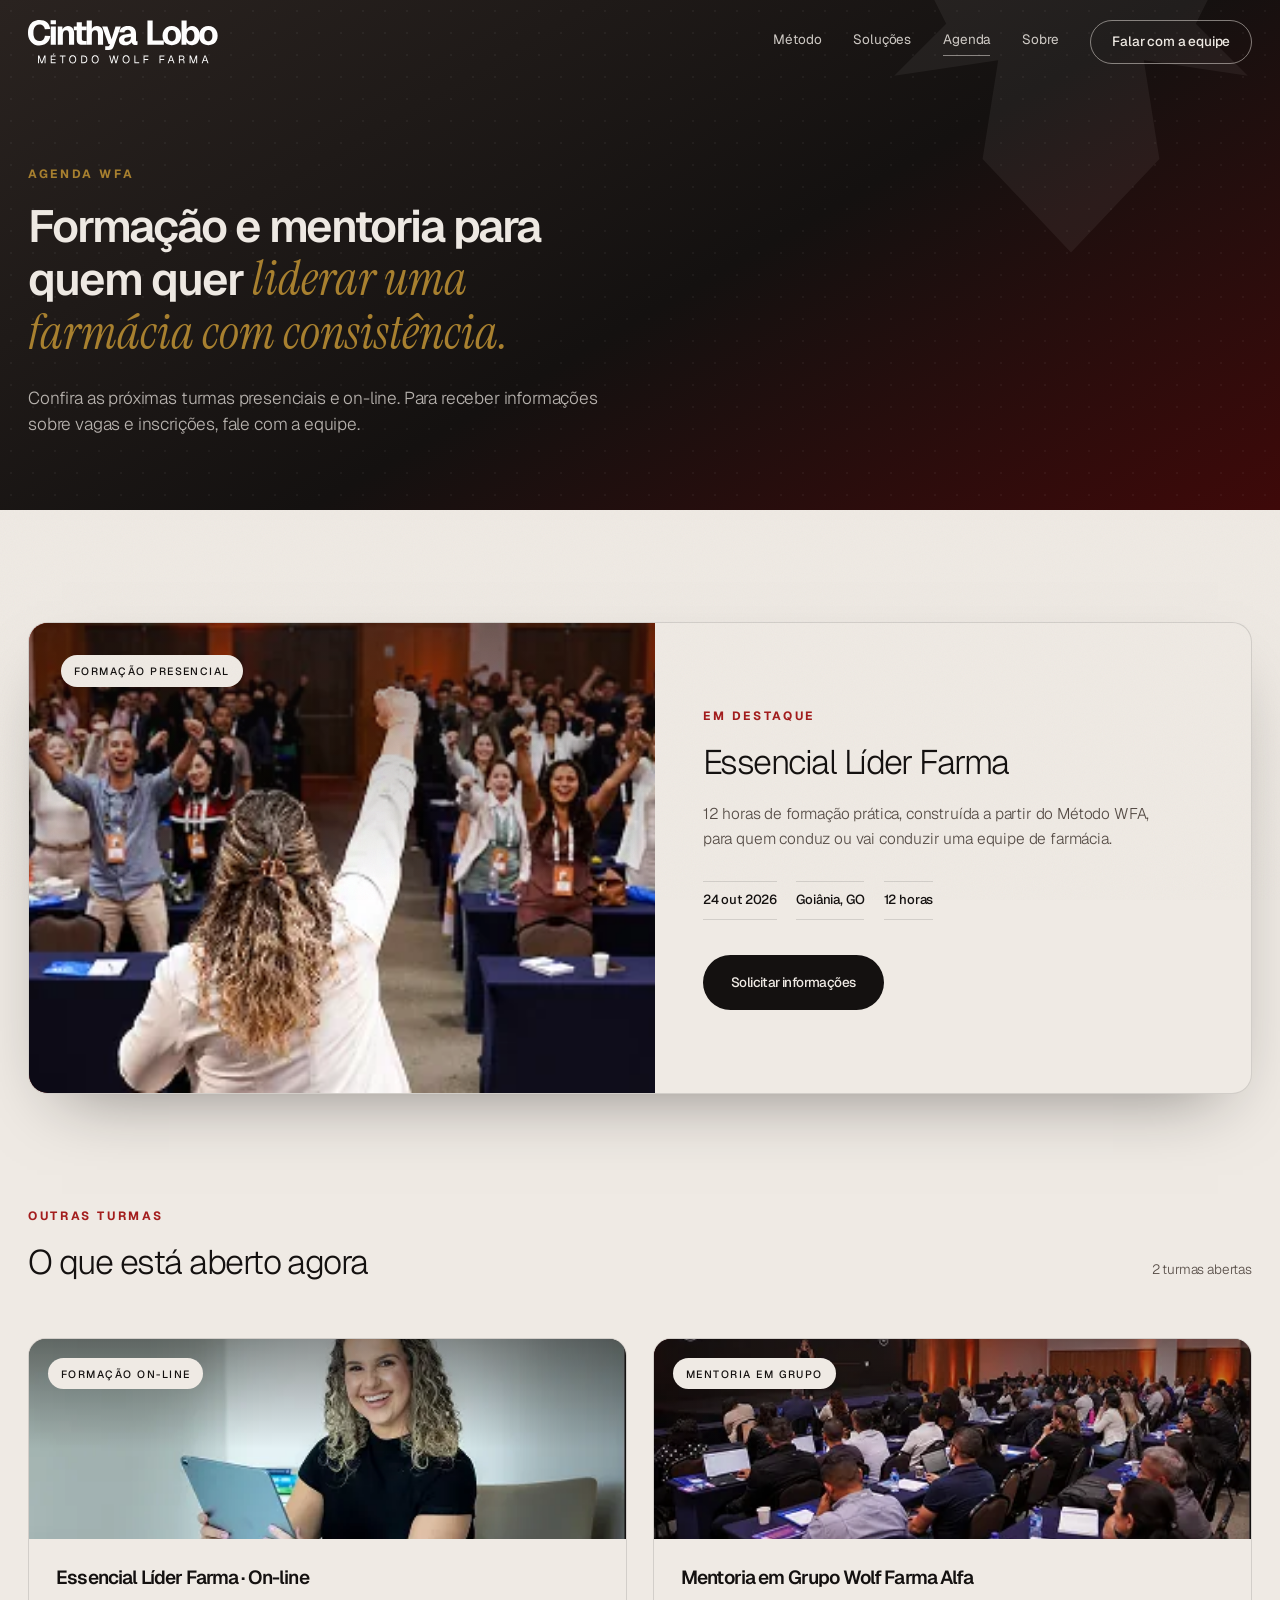
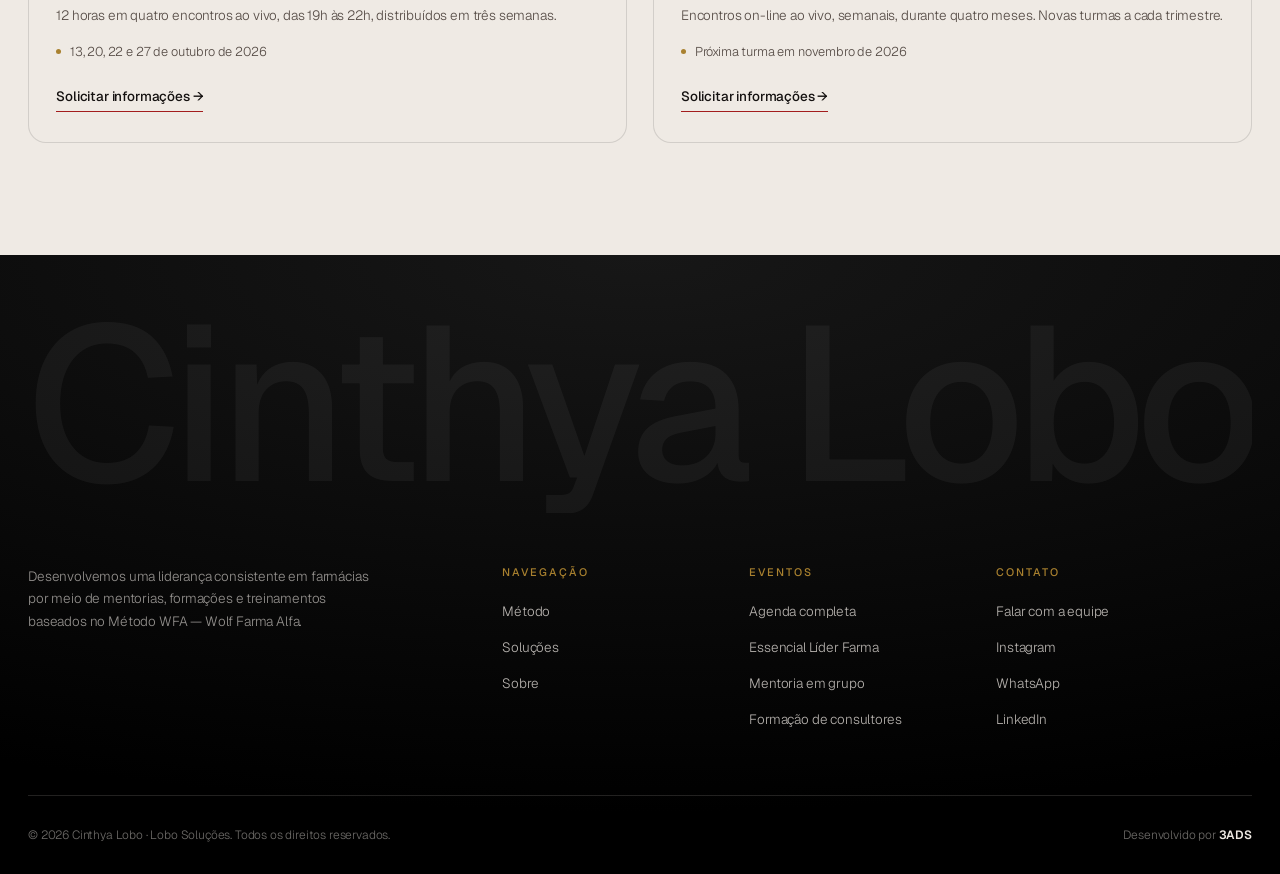
<file: eventos/index.html>
<!DOCTYPE html>
<html lang="pt-BR">
<head>
<meta charset="UTF-8">
<meta name="viewport" content="width=device-width, initial-scale=1.0">
<title>Agenda — Cinthya Lobo · Método WFA</title>
<meta name="description" content="Próximas turmas do Essencial Líder Farma e da Mentoria em Grupo Wolf Farma Alfa.">
<link rel="icon" href="data:image/svg+xml,%3Csvg xmlns='http://www.w3.org/2000/svg' viewBox='0 0 100 100'%3E%3Crect width='100' height='100' rx='18' fill='%23141110'/%3E%3Cpath d='M50 8 L61 20 L84 14 L74 34 L84 44 L64 41 L67 60 L50 78 L33 60 L36 41 L16 44 L26 34 L16 14 L39 20 Z' fill='%23A31D1D'/%3E%3C/svg%3E">
<link rel="preconnect" href="https://fonts.googleapis.com">
<link rel="preconnect" href="https://fonts.gstatic.com" crossorigin>
<link href="https://fonts.googleapis.com/css2?family=Geist:wght@300;400;500;600&family=Instrument+Serif:ital@0;1&display=swap" rel="stylesheet">
<link rel="stylesheet" href="../assets/styles.css">
</head>
<body>

<header class="site-header over-hero" id="siteHeader">
  <div class="wrap header-row">
    <a class="brand" href="../index.html">
      <img class="brand-logo" src="../assets/logo-topo.svg" alt="Cinthya Lobo">
    </a>

    <div class="nav-group">
      <nav class="main-nav" aria-label="Navegação principal">
        <a href="../index.html#metodo">Método</a>
        <a href="../index.html#solucoes">Soluções</a>
        <a href="index.html" class="current">Agenda</a>
        <a href="../index.html#sobre">Sobre</a>
      </nav>
      <a class="nav-cta" href="../index.html#contato">Falar com a equipe</a>
    </div>

    <button class="burger" id="burgerBtn" aria-label="Abrir menu" aria-expanded="false" aria-controls="mobileNav">
      <span></span><span></span><span></span>
    </button>
  </div>

  <nav class="mobile-nav" id="mobileNav" aria-label="Navegação mobile">
    <div class="wrap inner">
      <a href="../index.html#metodo">Método WFA</a>
      <a href="../index.html#solucoes">Soluções</a>
      <a href="index.html">Agenda de eventos</a>
      <a href="../index.html#sobre">Sobre a Cinthya</a>
      <a href="../index.html#contato">Falar com a equipe →</a>
    </div>
  </nav>
</header>

<main>

  <!-- ============ HERO DA AGENDA ============ -->
  <section class="hero-page">
    <svg class="watermark" viewBox="0 0 100 100" aria-hidden="true">
      <path d="M50 8 L61 20 L84 14 L74 34 L84 44 L64 41 L67 60 L50 78 L33 60 L36 41 L16 44 L26 34 L16 14 L39 20 Z" fill="currentColor"/>
    </svg>
    <div class="wrap inner">
      <span class="eyebrow on-dark">Agenda WFA</span>
      <h1>Formação e mentoria para quem quer <span class="hl light">liderar uma farmácia com consistência.</span></h1>
      <p class="lead">Confira as próximas turmas presenciais e on-line. Para receber informações sobre vagas e inscrições, fale com a equipe.</p>
    </div>
  </section>

  <!-- ============ EVENTO EM DESTAQUE ============ -->
  <section class="section">
    <div class="wrap">
      <div class="featured-card" data-reveal>

        <div class="featured-banner">
          <img class="bg" src="../assets/images/product-01.webp" alt="Turma presencial do Essencial Líder Farma" loading="lazy">
          <div class="banner-top">
            <span class="badge">Formação presencial</span>
            
          </div>
        </div>

        <div class="featured-panel">
          <span class="eyebrow">Em destaque</span>
          <h2>Essencial Líder Farma</h2>
          <p class="desc">12 horas de formação prática, construída a partir do Método WFA, para quem conduz ou vai conduzir uma equipe de farmácia.</p>

          <div class="meta-row">
            <span class="meta-chip"><strong>24 out 2026</strong></span>
            <span class="meta-chip"><strong>Goiânia, GO</strong></span>
            <span class="meta-chip"><strong>12 horas</strong></span>
          </div>

          <div style="display:flex; gap:1.4rem; align-items:center; flex-wrap:wrap;">
            <a class="btn btn-ink" href="../index.html#contato">Solicitar informações</a>
          </div>
        </div>
      </div>
    </div>
  </section>

  <!-- ============ LISTAGEM (CMS) ============ -->
  <section class="section" style="padding-top:0;">
    <div class="wrap">
      <div class="section-head head-split" data-reveal>
        <div style="max-width:52ch;">
          <span class="eyebrow">Outras turmas</span>
          <h2>O que está aberto agora</h2>
        </div>
        <span style="font-size:var(--fs-xs); color:var(--ink-soft);">2 turmas abertas</span>
      </div>

      <div class="events-grid cols-2" data-reveal>

        <a class="event-card" data-category="formacao" href="../index.html#contato">
          <div class="card-banner tone-ink">
            <img class="bg" src="../assets/images/product-02.webp" alt="Cinthya Lobo conduzindo formação on-line" loading="lazy">
            <div class="banner-top"><span class="badge">Formação on-line</span></div>
          </div>
          <div class="card-body">
            <h3>Essencial Líder Farma · On-line</h3>
            <p class="desc">12 horas em quatro encontros ao vivo, das 19h às 22h, distribuídos em três semanas.</p>
            <span class="card-date"><span class="dot"></span> 13, 20, 22 e 27 de outubro de 2026</span>
            <span class="card-foot"><span class="link-arrow">Solicitar informações</span></span>
          </div>
        </a>

        <a class="event-card" data-category="mentoria" href="../index.html#contato">
          <div class="card-banner tone-deep">
            <img class="bg" src="../assets/images/product-03.webp" alt="Encontro da Mentoria em Grupo Wolf Farma Alfa" loading="lazy">
            <div class="banner-top"><span class="badge">Mentoria em grupo</span></div>
          </div>
          <div class="card-body">
            <h3>Mentoria em Grupo Wolf Farma Alfa</h3>
            <p class="desc">Encontros on-line ao vivo, semanais, durante quatro meses. Novas turmas a cada trimestre.</p>
            <span class="card-date"><span class="dot"></span> Próxima turma em novembro de 2026</span>
            <span class="card-foot"><span class="link-arrow">Solicitar informações</span></span>
          </div>
        </a>

      </div>
    </div>
  </section>

</main>

<footer class="site-footer">
  <div class="wrap">
    <div class="footer-watermark" aria-hidden="true">
      <svg class="footer-watermark-layer footer-watermark-base" viewBox="0 0 1240 205" preserveAspectRatio="xMidYMid meet">
        <text x="620" y="172" text-anchor="middle">Cinthya Lobo</text>
      </svg>
      <svg class="footer-watermark-layer footer-watermark-light" viewBox="0 0 1240 205" preserveAspectRatio="xMidYMid meet">
        <text x="620" y="172" text-anchor="middle">Cinthya Lobo</text>
      </svg>
    </div>
    <div class="footer-top">
      <div class="footer-brand">
        <p>Desenvolvemos uma liderança consistente em farmácias por meio de mentorias, formações e treinamentos baseados no Método WFA — Wolf Farma Alfa.</p>
      </div>
      <div class="footer-col">
        <h4>Navegação</h4>
        <a href="../index.html#metodo">Método</a>
        <a href="../index.html#solucoes">Soluções</a>
        <a href="../index.html#sobre">Sobre</a>
      </div>
      <div class="footer-col">
        <h4>Eventos</h4>
        <a href="index.html">Agenda completa</a>
        <a href="index.html">Essencial Líder Farma</a>
        <a href="index.html">Mentoria em grupo</a>
        <a href="../index.html#contato">Formação de consultores</a>
      </div>
      <div class="footer-col">
        <h4>Contato</h4>
        <a href="../index.html#contato">Falar com a equipe</a>
        <a href="#" onclick="return false;">Instagram</a>
        <a href="#" onclick="return false;">WhatsApp</a>
        <a href="#" onclick="return false;">LinkedIn</a>
      </div>
    </div>
    <div class="footer-bottom">
      <span>© 2026 Cinthya Lobo · Lobo Soluções. Todos os direitos reservados.</span>
      <span>Desenvolvido por <a class="dev-credit" href="https://3ads.com.br" target="_blank" rel="noopener">3ADS</a></span>
    </div>
  </div>
</footer>

<script src="../assets/main.js"></script>
</body>
</html>
</file>
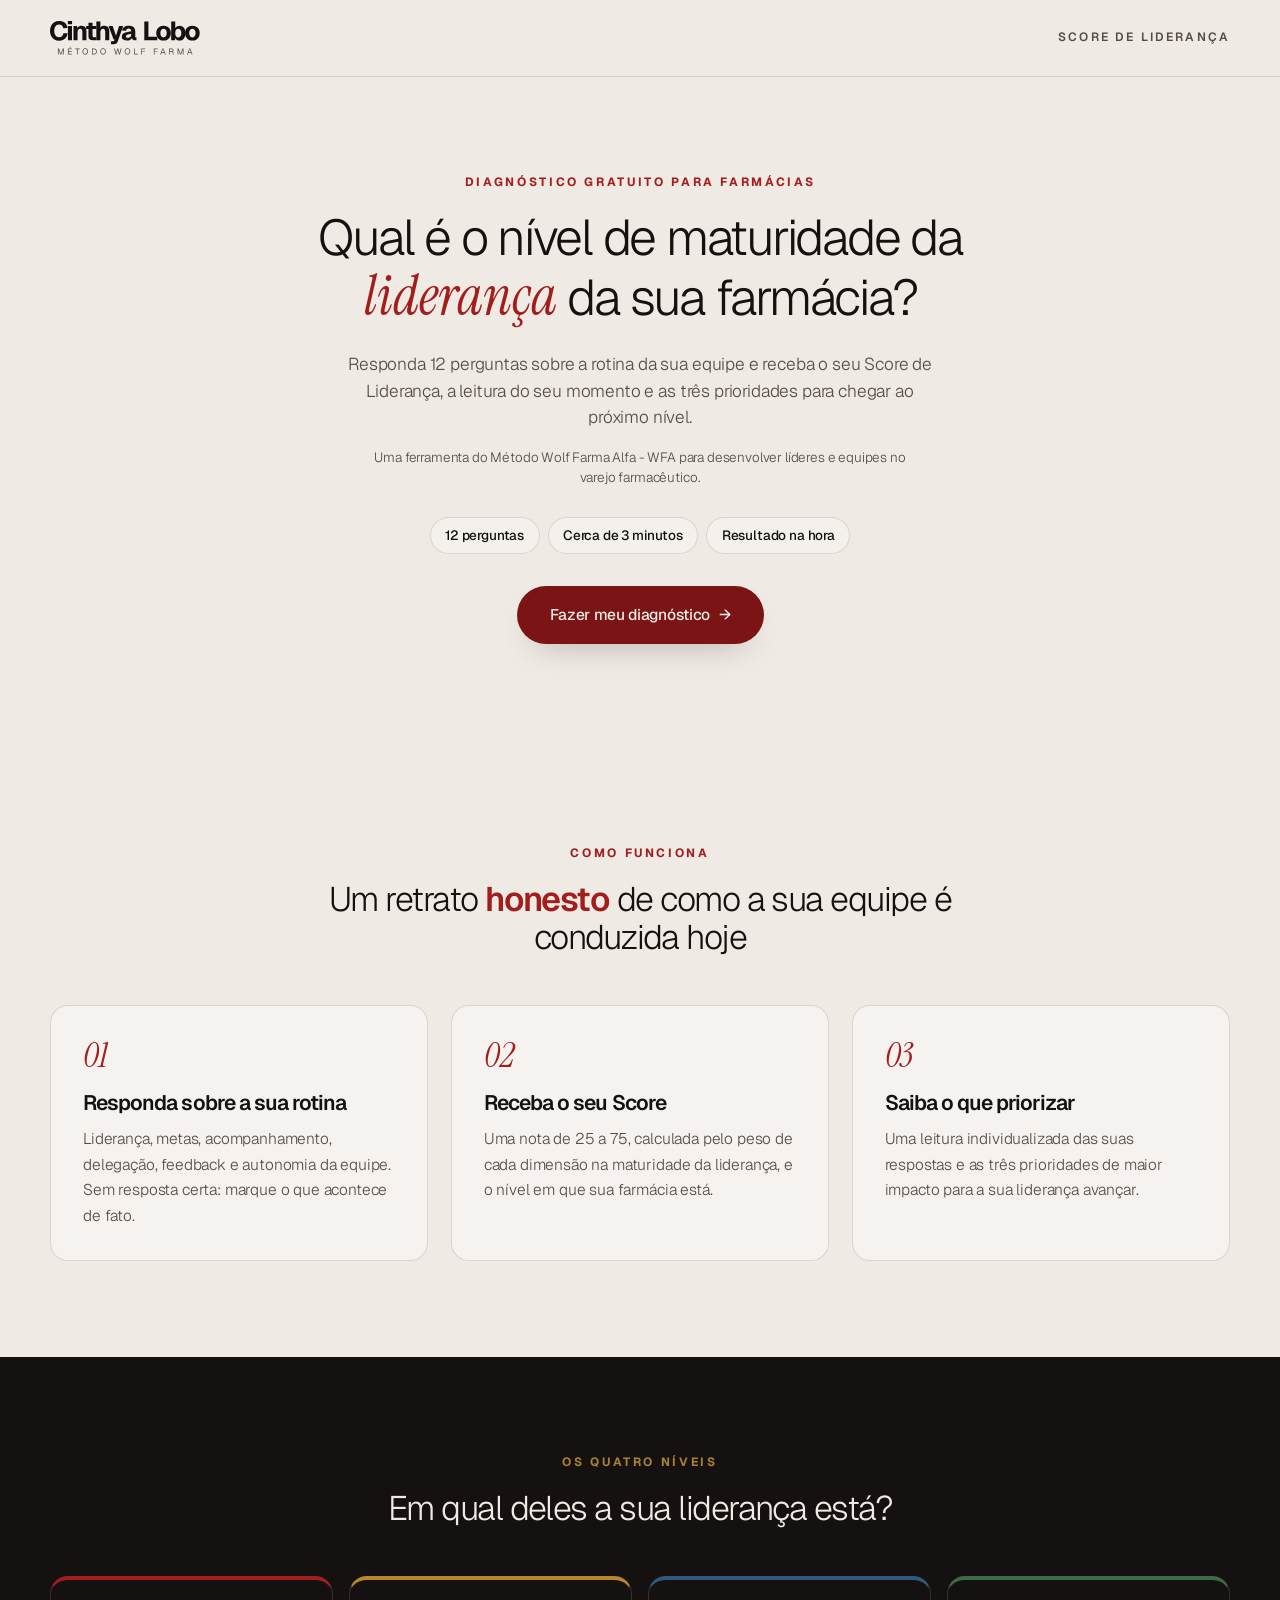
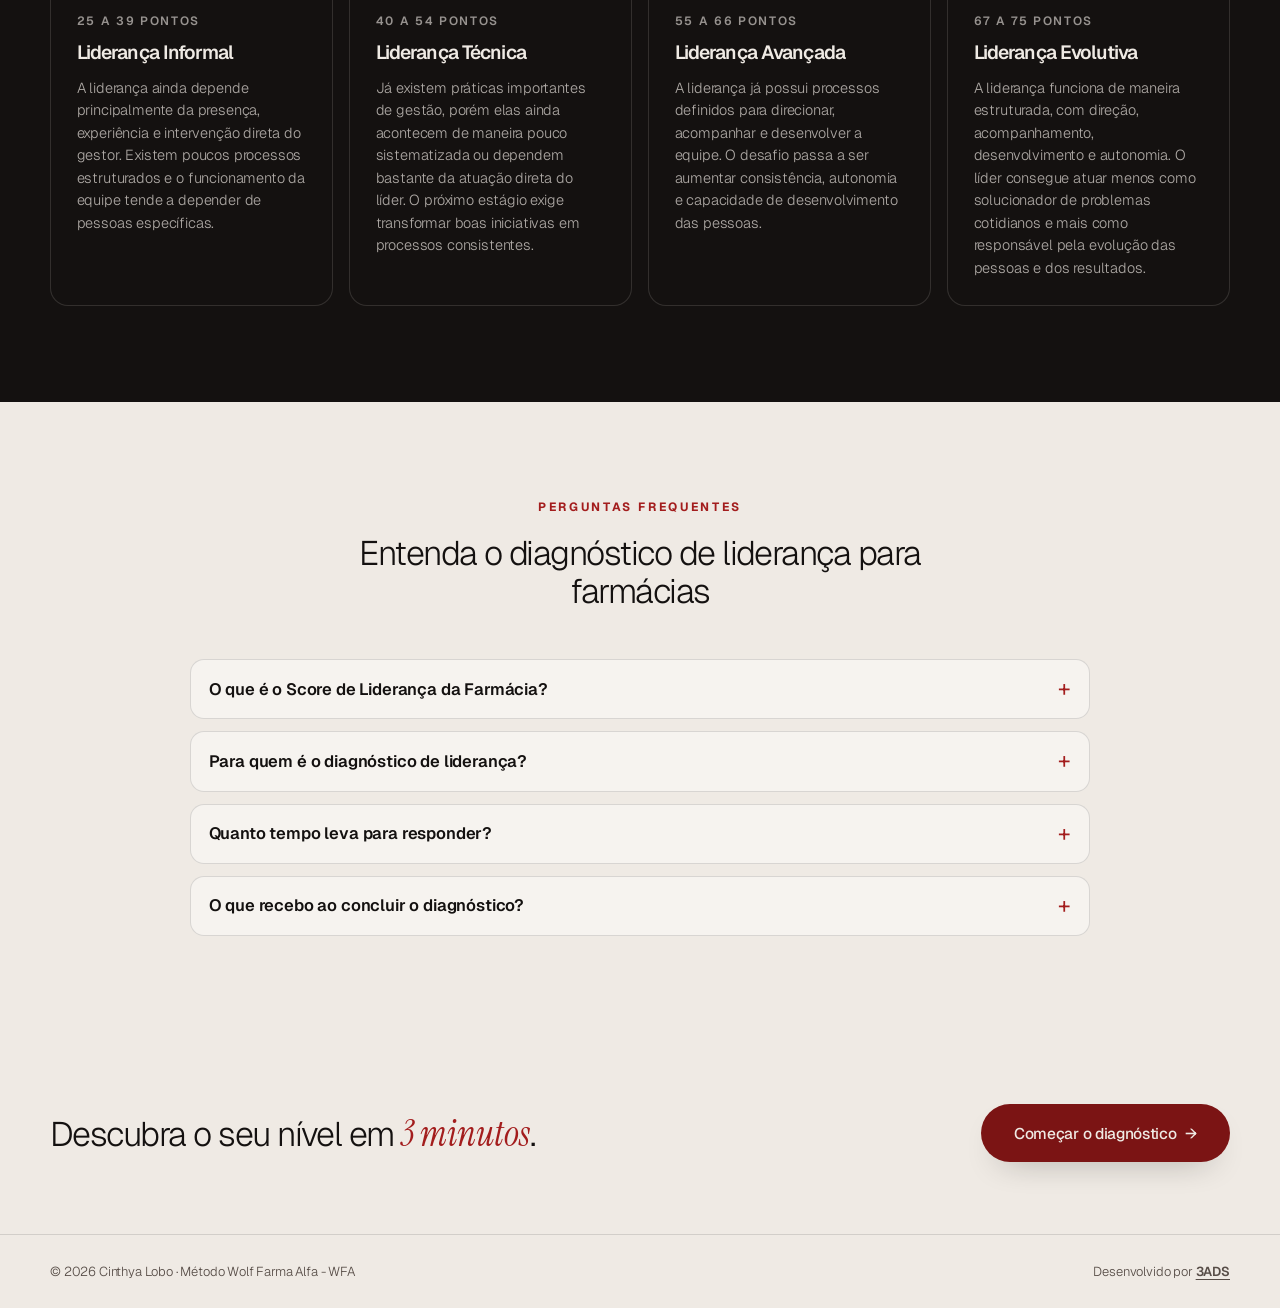
<file: score-lideranca/index.html>
<!DOCTYPE html>
<html lang="pt-BR">
<head>
<meta charset="UTF-8">
<meta name="viewport" content="width=device-width, initial-scale=1.0">
<title>Diagnóstico de Liderança para Farmácias | Score WFA</title>
<meta name="description" content="Faça o diagnóstico gratuito de liderança para farmácias. Descubra seu Score WFA, o nível de maturidade da equipe e três prioridades para evoluir.">
<meta name="robots" content="index, follow, max-image-preview:large, max-snippet:-1, max-video-preview:-1">
<meta name="author" content="Cinthya Lobo">
<meta name="theme-color" content="#141110">
<meta name="color-scheme" content="light">
<link rel="canonical" href="https://diagnostico.wolffarma.com.br/">
<link rel="alternate" hreflang="pt-BR" href="https://diagnostico.wolffarma.com.br/">
<link rel="sitemap" type="application/xml" title="Sitemap" href="https://diagnostico.wolffarma.com.br/sitemap.xml">
<meta property="og:type" content="website">
<meta property="og:locale" content="pt_BR">
<meta property="og:site_name" content="Wolf Farma Alfa">
<meta property="og:title" content="Diagnóstico de Liderança para Farmácias | Score WFA">
<meta property="og:description" content="Avalie gratuitamente a maturidade da liderança da sua farmácia e descubra as três prioridades de maior impacto para a equipe.">
<meta property="og:url" content="https://diagnostico.wolffarma.com.br/">
<meta name="twitter:card" content="summary">
<meta name="twitter:title" content="Diagnóstico de Liderança para Farmácias | Score WFA">
<meta name="twitter:description" content="Descubra o nível de maturidade da liderança da sua farmácia em cerca de 3 minutos.">
<link rel="icon" href="data:image/svg+xml,%3Csvg xmlns='http://www.w3.org/2000/svg' viewBox='0 0 100 100'%3E%3Crect width='100' height='100' rx='18' fill='%23141110'/%3E%3Cpath d='M50 8 L61 20 L84 14 L74 34 L84 44 L64 41 L67 60 L50 78 L33 60 L36 41 L16 44 L26 34 L16 14 L39 20 Z' fill='%23A31D1D'/%3E%3C/svg%3E">
<link rel="preconnect" href="https://fonts.googleapis.com">
<link rel="preconnect" href="https://fonts.gstatic.com" crossorigin>
<link id="fontes-google" href="https://fonts.googleapis.com/css2?family=Geist:wght@300;400;500;600&amp;family=Instrument+Serif:ital@0;1&amp;display=optional" rel="stylesheet" media="print">
<link rel="stylesheet" href="assets/score.min.css?v=20260915">
<script type="application/ld+json">
{
  "@context": "https://schema.org",
  "@graph": [
    {
      "@type": "WebSite",
      "@id": "https://diagnostico.wolffarma.com.br/#website",
      "url": "https://diagnostico.wolffarma.com.br/",
      "name": "Score de Liderança Wolf Farma Alfa",
      "alternateName": "Score WFA",
      "inLanguage": "pt-BR",
      "publisher": { "@id": "https://diagnostico.wolffarma.com.br/#cinthya-lobo" }
    },
    {
      "@type": "Person",
      "@id": "https://diagnostico.wolffarma.com.br/#cinthya-lobo",
      "name": "Cinthya Lobo",
      "url": "https://diagnostico.wolffarma.com.br/"
    },
    {
      "@type": "WebApplication",
      "@id": "https://diagnostico.wolffarma.com.br/#diagnostico",
      "name": "Score de Liderança da Farmácia",
      "url": "https://diagnostico.wolffarma.com.br/",
      "description": "Diagnóstico gratuito que avalia a maturidade da liderança de farmácias e apresenta três prioridades para evolução da equipe.",
      "applicationCategory": "BusinessApplication",
      "operatingSystem": "Qualquer dispositivo com navegador",
      "inLanguage": "pt-BR",
      "isAccessibleForFree": true,
      "offers": { "@type": "Offer", "price": "0", "priceCurrency": "BRL" },
      "provider": { "@id": "https://diagnostico.wolffarma.com.br/#cinthya-lobo" }
    },
    {
      "@type": "FAQPage",
      "@id": "https://diagnostico.wolffarma.com.br/#perguntas-frequentes",
      "mainEntity": [
        {
          "@type": "Question",
          "name": "O que é o Score de Liderança da Farmácia?",
          "acceptedAnswer": { "@type": "Answer", "text": "É um diagnóstico gratuito que avalia como a equipe da farmácia é conduzida e identifica o nível de maturidade da liderança." }
        },
        {
          "@type": "Question",
          "name": "Para quem é o diagnóstico de liderança?",
          "acceptedAnswer": { "@type": "Answer", "text": "O diagnóstico foi criado para donos, gestores e líderes de farmácias que desejam desenvolver a gestão e a autonomia da equipe." }
        },
        {
          "@type": "Question",
          "name": "Quanto tempo leva para responder?",
          "acceptedAnswer": { "@type": "Answer", "text": "São 12 perguntas sobre a rotina de liderança, respondidas em cerca de 3 minutos." }
        },
        {
          "@type": "Question",
          "name": "O que recebo ao concluir o diagnóstico?",
          "acceptedAnswer": { "@type": "Answer", "text": "Você recebe uma pontuação de 25 a 75, seu nível de maturidade, uma leitura individualizada e as três prioridades de maior impacto para evoluir a liderança." }
        }
      ]
    }
  ]
}
</script>
</head>
<body>

<a class="skip-link" href="#conteudo">Ir para o conteúdo principal</a>

<header class="topbar">
  <div class="wrap topbar-row">
    <a class="brand-link" href="/" aria-label="Score de Liderança Wolf Farma Alfa, página inicial">
      <img class="brand-logo" src="assets/logo.svg" alt="Cinthya Lobo" width="199" height="46">
    </a>
    <span class="topbar-tag">Score de Liderança</span>
  </div>
</header>

<main id="conteudo">

  <!-- ================= TELA 1 · LANDING ================= -->
  <section class="tela" id="tela-intro" data-tela="intro">

    <div class="hero">
      <div class="wrap hero-copy">
        <span class="eyebrow">Diagnóstico gratuito para farmácias</span>
        <h1>Qual é o nível de maturidade da <span class="hl">liderança</span> da sua farmácia?</h1>
        <p class="lead">Responda 12 perguntas sobre a rotina da sua equipe e receba o seu Score de Liderança, a leitura do seu momento e as três prioridades para chegar ao próximo nível.</p>
        <p class="hero-proof">Uma ferramenta do Método Wolf Farma Alfa - WFA para desenvolver líderes e equipes no varejo farmacêutico.</p>
        <ul class="chips" aria-label="Como é o diagnóstico">
          <li>12 perguntas</li>
          <li>Cerca de 3 minutos</li>
          <li>Resultado na hora</li>
        </ul>
        <button class="btn btn-primary btn-lg" type="button" data-acao="iniciar">Fazer meu diagnóstico <span aria-hidden="true">→</span></button>
      </div>
    </div>

    <section class="section">
      <div class="wrap">
        <div class="section-head">
          <span class="eyebrow">Como funciona</span>
          <h2>Um retrato <span class="strong">honesto</span> de como a sua equipe é conduzida hoje</h2>
        </div>
        <ol class="passos">
          <li>
            <span class="passo-n">01</span>
            <h3>Responda sobre a sua rotina</h3>
            <p>Liderança, metas, acompanhamento, delegação, feedback e autonomia da equipe. Sem resposta certa: marque o que acontece de fato.</p>
          </li>
          <li>
            <span class="passo-n">02</span>
            <h3>Receba o seu Score</h3>
            <p>Uma nota de 25 a 75, calculada pelo peso de cada dimensão na maturidade da liderança, e o nível em que sua farmácia está.</p>
          </li>
          <li>
            <span class="passo-n">03</span>
            <h3>Saiba o que priorizar</h3>
            <p>Uma leitura individualizada das suas respostas e as três prioridades de maior impacto para a sua liderança avançar.</p>
          </li>
        </ol>
      </div>
    </section>

    <section class="section niveis-band">
      <div class="wrap">
        <div class="section-head">
          <span class="eyebrow on-dark">Os quatro níveis</span>
          <h2>Em qual deles a sua liderança está?</h2>
        </div>
        <div class="niveis" id="listaNiveis"><!-- preenchido via JS a partir da config --></div>
      </div>
    </section>

    <section class="section faq-section" id="perguntas-frequentes" aria-labelledby="faq-titulo">
      <div class="wrap faq-wrap">
        <div class="section-head">
          <span class="eyebrow">Perguntas frequentes</span>
          <h2 id="faq-titulo">Entenda o diagnóstico de liderança para farmácias</h2>
        </div>
        <div class="faq-list">
          <details class="faq-item">
            <summary>O que é o Score de Liderança da Farmácia?</summary>
            <p>É um diagnóstico gratuito que avalia como a equipe da farmácia é conduzida e identifica o nível de maturidade da liderança.</p>
          </details>
          <details class="faq-item">
            <summary>Para quem é o diagnóstico de liderança?</summary>
            <p>O diagnóstico foi criado para donos, gestores e líderes de farmácias que desejam desenvolver a gestão e a autonomia da equipe.</p>
          </details>
          <details class="faq-item">
            <summary>Quanto tempo leva para responder?</summary>
            <p>São 12 perguntas sobre a rotina de liderança, respondidas em cerca de 3 minutos.</p>
          </details>
          <details class="faq-item">
            <summary>O que recebo ao concluir o diagnóstico?</summary>
            <p>Você recebe uma pontuação de 25 a 75, seu nível de maturidade, uma leitura individualizada e as três prioridades de maior impacto para evoluir a liderança.</p>
          </details>
        </div>
      </div>
    </section>

    <section class="section tight cta-final">
      <div class="wrap">
        <h2>Descubra o seu nível em <span class="hl">3 minutos</span>.</h2>
        <button class="btn btn-primary btn-lg" type="button" data-acao="iniciar">Começar o diagnóstico <span aria-hidden="true">→</span></button>
      </div>
    </section>
  </section>

  <!-- ================= TELA 2 · QUESTIONÁRIO ================= -->
  <section class="tela tela-quiz" id="tela-quiz" data-tela="quiz" hidden>
    <div class="wrap quiz-wrap">
      <div class="quiz-top">
        <button class="link-voltar" type="button" data-acao="voltar">← Voltar</button>
        <span class="quiz-contador" id="quizContador">Pergunta 1 de 12</span>
      </div>
      <progress class="progresso" max="12" value="0" id="quizProgresso">0 de 12</progress>

      <div class="quiz-card" id="quizCard">
        <span class="eyebrow" id="quizDimensao">Liderança</span>
        <h2 class="quiz-pergunta" id="quizPergunta" tabindex="-1">Como a liderança funciona hoje na sua farmácia?</h2>
        <p class="quiz-apoio" id="quizApoio" hidden></p>
        <div class="opcoes" id="quizOpcoes" role="radiogroup" aria-labelledby="quizPergunta"></div>
        <p class="quiz-dica">Dica: use as teclas 1, 2 e 3.</p>
      </div>
    </div>
  </section>

  <!-- ================= TELA 3 · CAPTURA DO LEAD ================= -->
  <section class="tela tela-lead" id="tela-lead" data-tela="lead" hidden>
    <div class="wrap lead-grid">
      <div class="lead-copy">
        <span class="eyebrow">Diagnóstico concluído</span>
        <h2>Seu Score de Liderança <span class="hl">está pronto.</span></h2>
        <p class="lead">Preencha seus dados para ver o resultado completo: seu nível, a leitura das suas respostas e as três prioridades para a sua liderança avançar.</p>
        <button class="link-voltar" type="button" data-acao="revisar">← Revisar respostas</button>
      </div>

      <form class="form-lead" id="formLead" novalidate>
        <div class="campo">
          <label for="f-nome">Nome</label>
          <input id="f-nome" name="nome" type="text" autocomplete="name" required>
          <span class="erro" aria-live="polite"></span>
        </div>
        <div class="campo">
          <label for="f-email">E-mail</label>
          <input id="f-email" name="email" type="email" autocomplete="email" required>
          <span class="erro" aria-live="polite"></span>
        </div>
        <div class="campo">
          <label for="f-whatsapp">WhatsApp</label>
          <input id="f-whatsapp" name="whatsapp" type="tel" inputmode="numeric" autocomplete="tel" placeholder="(00) 00000-0000" required>
          <span class="erro" aria-live="polite"></span>
        </div>
        <div class="campo">
          <label for="f-empresa">Nome da farmácia/empresa</label>
          <input id="f-empresa" name="empresa" type="text" autocomplete="organization" required>
          <span class="erro" aria-live="polite"></span>
        </div>
        <div class="campo">
          <label for="f-colaboradores">Quantidade de colaboradores</label>
          <select id="f-colaboradores" name="colaboradores" required>
            <option value="">Selecione</option>
          </select>
          <span class="erro" aria-live="polite"></span>
        </div>
        <div class="campo campo-full">
          <label for="f-desafio">Qual é hoje o seu maior desafio na liderança da equipe?</label>
          <textarea id="f-desafio" name="desafio" rows="3" maxlength="600" required></textarea>
          <span class="erro" aria-live="polite"></span>
        </div>
        <label class="consentimento campo-full">
          <input type="checkbox" name="consentimento" required>
          <span>Concordo em receber meu diagnóstico e contatos da equipe Cinthya Lobo, conforme a política de privacidade.</span>
        </label>
        <span class="erro erro-consent campo-full" aria-live="polite"></span>
        <button class="btn btn-primary btn-lg campo-full" type="submit">Ver meu resultado <span aria-hidden="true">→</span></button>
      </form>
    </div>
  </section>

  <!-- ================= TELA 4 · RESULTADO ================= -->
  <section class="tela tela-resultado" id="tela-resultado" data-tela="resultado" hidden>

    <!-- Bloco 1 · Nível atual -->
    <div class="res-hero">
      <div class="wrap res-hero-grid">
        <div>
          <span class="eyebrow on-dark" id="resSaudacao">Seu resultado</span>
          <p class="res-rotulo">Seu nível atual é</p>
          <h1 class="res-nivel" id="resNivel">—</h1>
          <p class="res-desc" id="resNivelDesc"></p>
        </div>
        <div class="res-score-box">
          <span class="hc-label">Score de Liderança</span>
          <div class="res-score"><strong id="resScore">0</strong><span>/ 75</span></div>
          <div class="escala" id="resEscala" aria-hidden="true"></div>
          <div class="escala-legenda" id="resLegenda" aria-hidden="true"></div>
        </div>
      </div>
    </div>

    <div class="wrap res-corpo">
      <!-- Bloco 2 · Leitura individualizada -->
      <article class="res-bloco">
        <span class="res-num">02</span>
        <div>
          <h2>Leitura das suas respostas</h2>
          <div class="res-leitura" id="resLeitura"></div>
        </div>
      </article>

      <!-- Bloco 3 · Três prioridades -->
      <article class="res-bloco">
        <span class="res-num">03</span>
        <div>
          <h2>Suas três prioridades agora</h2>
          <p class="res-sub">Ordenadas pelo impacto na maturidade da sua liderança.</p>
          <ol class="prioridades" id="resPrioridades"></ol>
        </div>
      </article>
    </div>

    <!-- Bloco 4 · Próximo passo (CTA) -->
    <div class="res-cta">
      <div class="wrap res-cta-inner">
        <div>
          <span class="eyebrow on-dark">Próximo passo</span>
          <h2 id="ctaTitulo">Você já sabe o que precisa ser desenvolvido.</h2>
          <p id="ctaTexto"></p>
        </div>
        <a class="btn btn-light btn-lg" id="ctaBotao" href="https://wa.me/5562982758414?text=Ol%C3%A1%2C%20vim%20pelo%20site%20e%20gostaria%20de%20saber%20mais%20sobre%20a%20Wolf%20Farma%20" target="_blank" rel="noopener noreferrer"></a>
      </div>
    </div>

    <!-- Painel de validação (só no protótipo) -->
    <div class="wrap">
      <details class="painel" id="painel" hidden>
        <summary>Painel de validação do protótipo <small>cálculo, regras aplicadas e dados que seriam enviados</small></summary>
        <div class="painel-corpo">
          <h3>Pontuação por questão</h3>
          <div class="tabela-scroll"><table id="painelTabela"></table></div>
          <h3>Regras aplicadas pelo motor</h3>
          <ul id="painelRegras"></ul>
          <h3>Payload para CRM / IA</h3>
          <pre id="painelPayload"></pre>
        </div>
      </details>
      <div class="res-acoes">
        <button class="btn btn-outline" type="button" data-acao="refazer">Refazer diagnóstico</button>
      </div>
    </div>
  </section>

</main>

<footer class="rodape">
  <div class="wrap rodape-row">
    <span>© 2026 Cinthya Lobo · Método Wolf Farma Alfa - WFA</span>
    <span>Desenvolvido por <a href="https://3ads.com.br/" target="_blank" rel="noopener noreferrer" aria-label="Acessar o site da 3ADS em uma nova aba">3ADS</a></span>
  </div>
</footer>

<script src="config/integracoes.min.js?v=20260915" defer></script>
<script src="config/diagnostico.min.js?v=20261116-3" defer></script>
<script src="assets/motor.min.js?v=20260915" defer></script>
<script src="assets/app.min.js?v=20260915" defer></script>
</body>
</html>
</file>
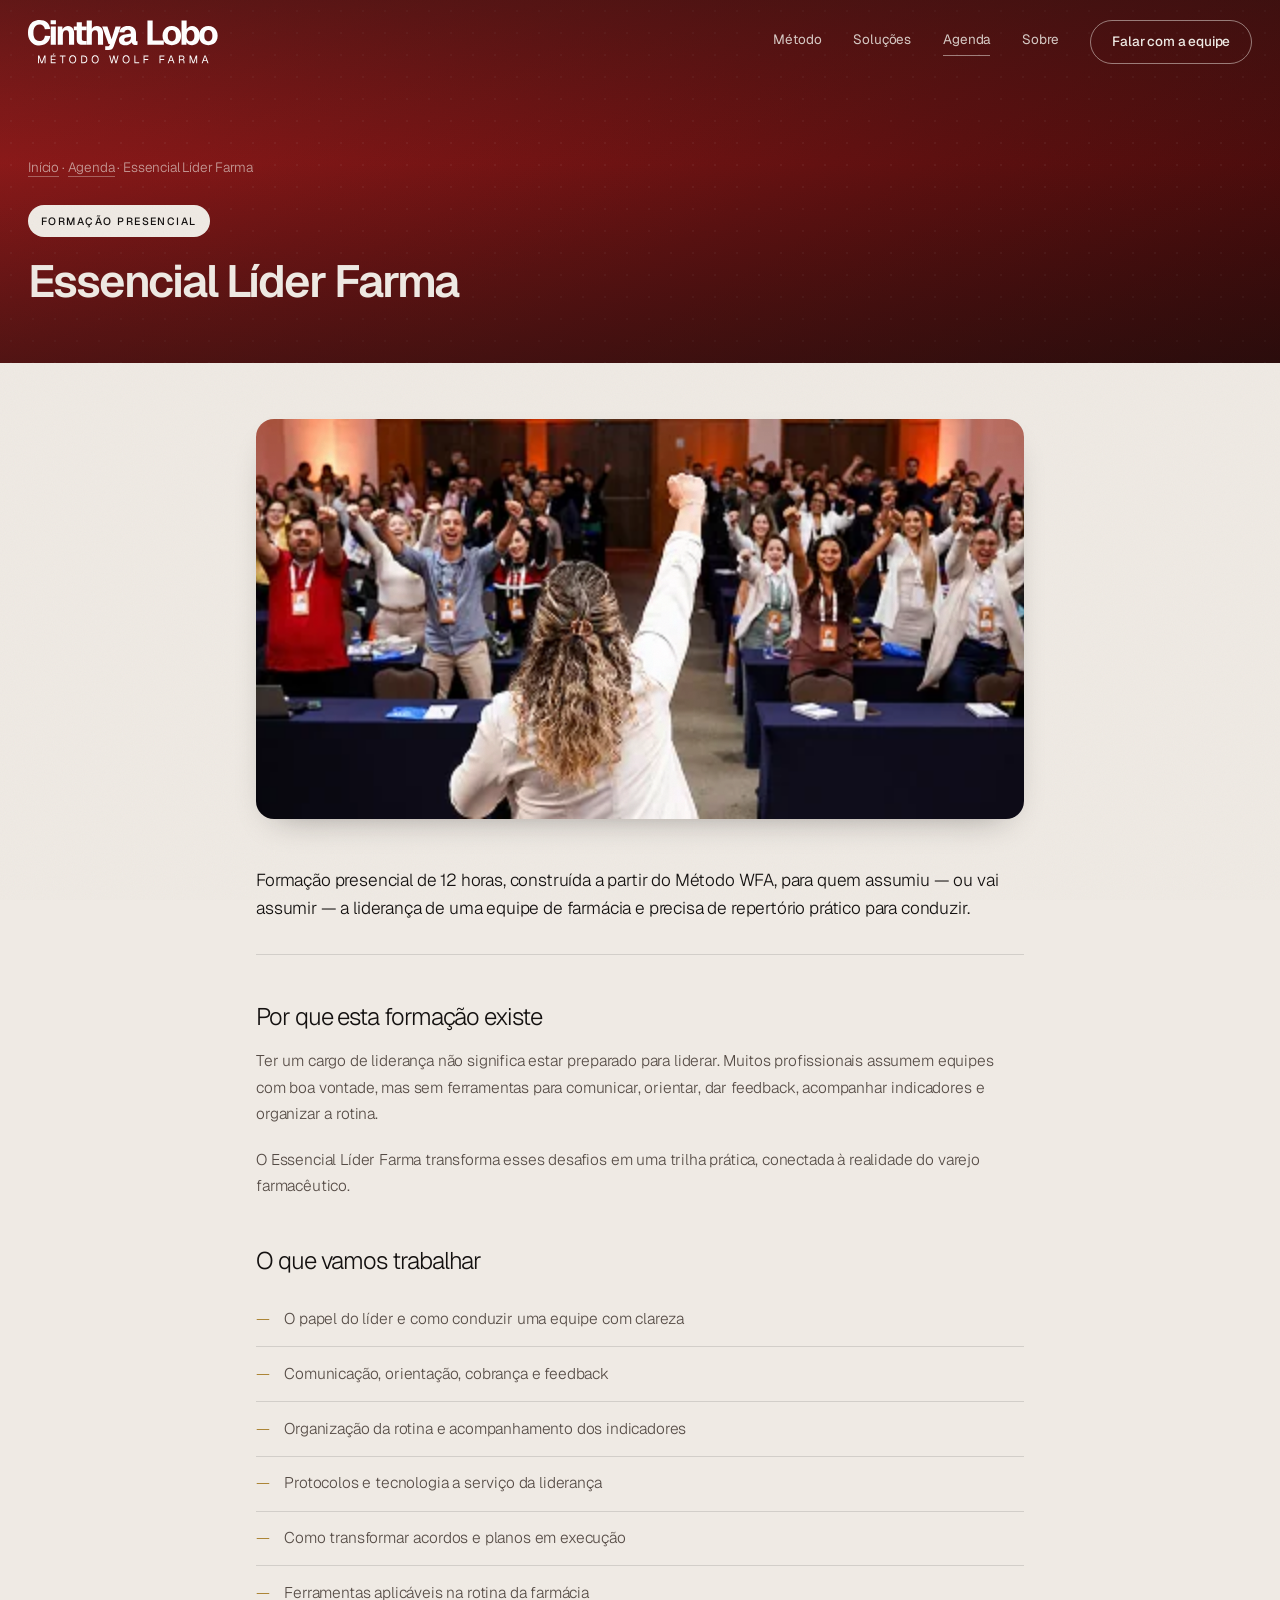
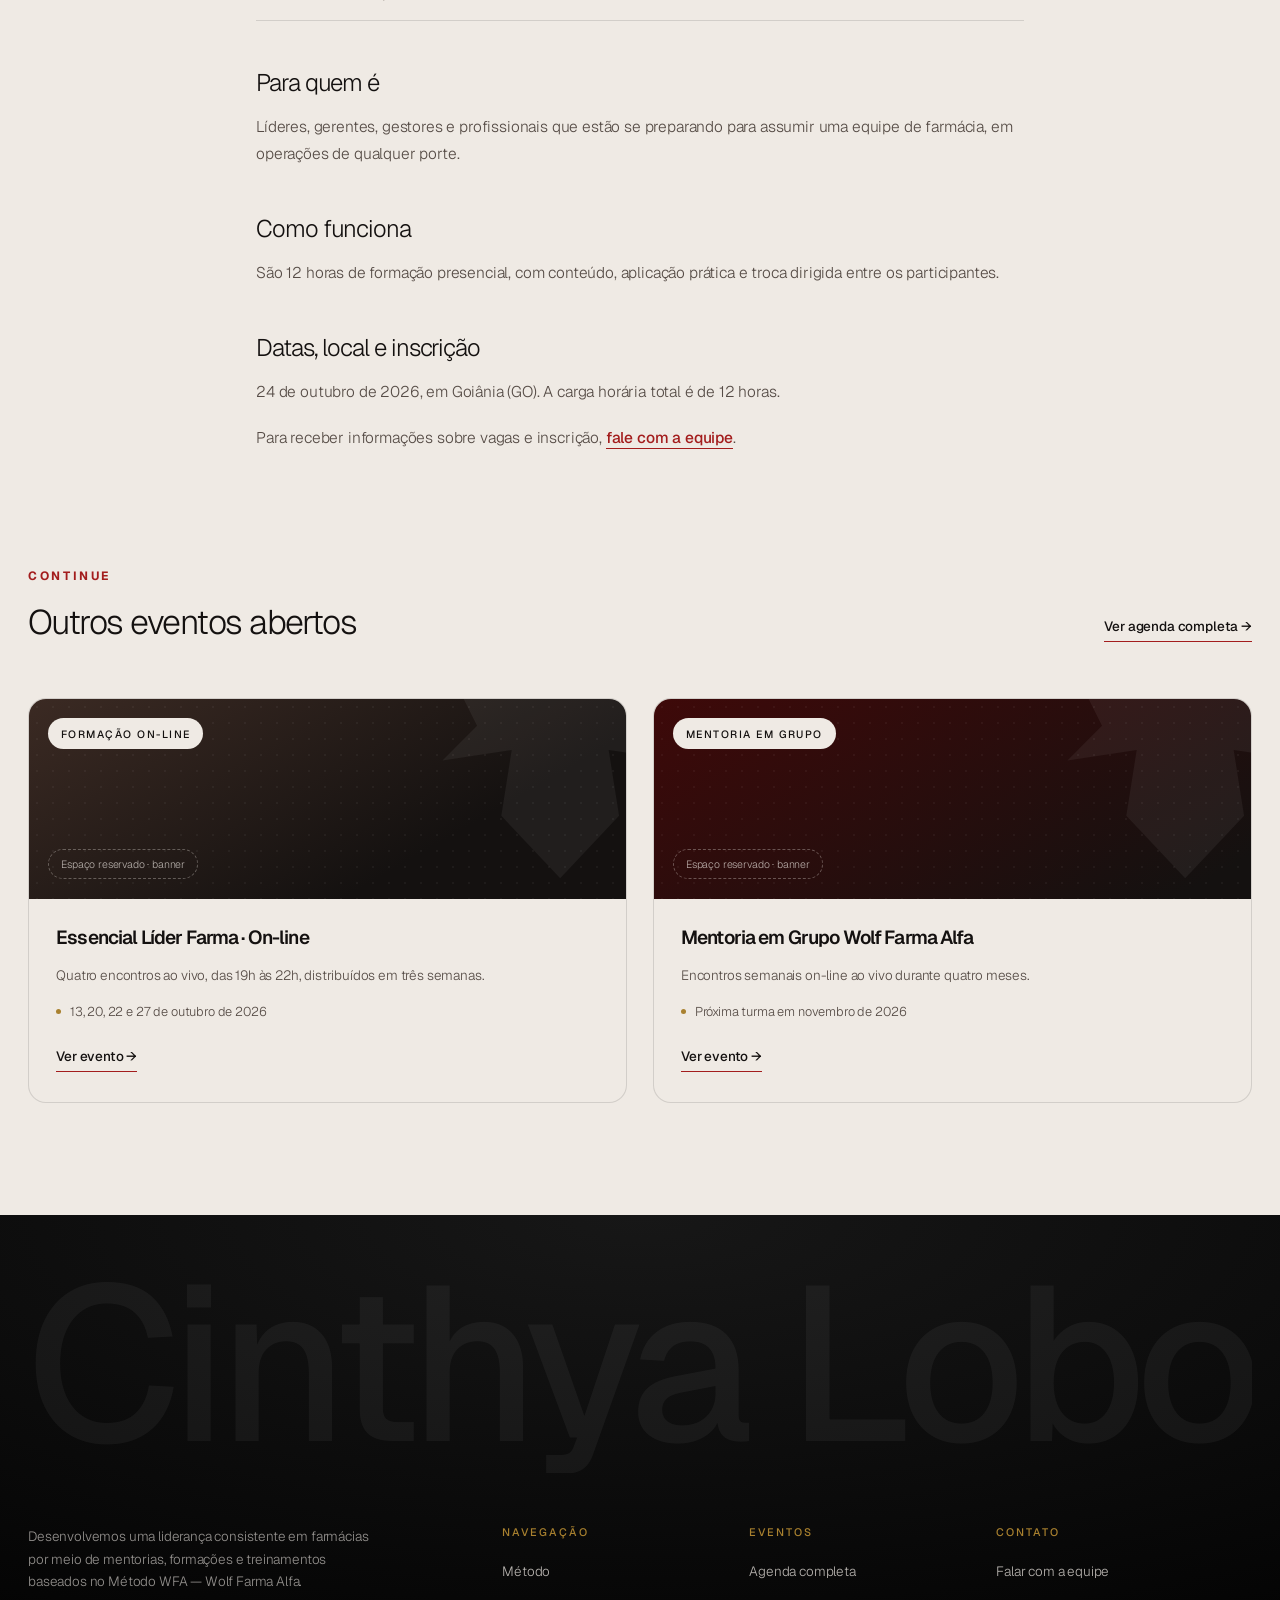
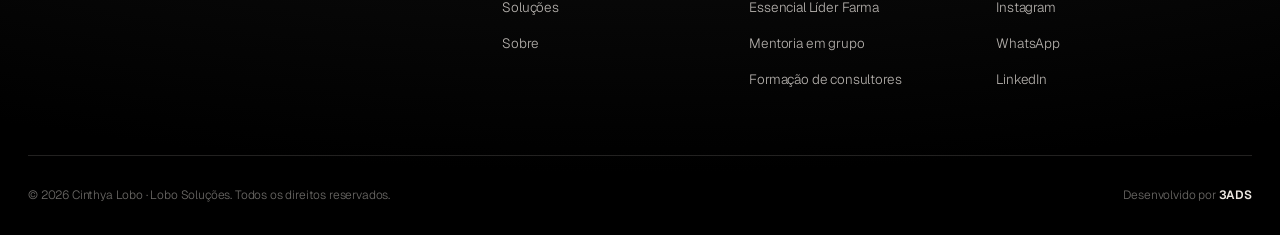
<file: eventos/imersao-wolf-farma.html>
<!DOCTYPE html>
<html lang="pt-BR">
<head>
<meta charset="UTF-8">
<meta name="viewport" content="width=device-width, initial-scale=1.0">
<title>Essencial Líder Farma — Cinthya Lobo</title>
<meta name="description" content="Formação presencial de 12 horas para quem conduz ou vai conduzir uma equipe de farmácia.">
<link rel="icon" href="data:image/svg+xml,%3Csvg xmlns='http://www.w3.org/2000/svg' viewBox='0 0 100 100'%3E%3Crect width='100' height='100' rx='18' fill='%23141110'/%3E%3Cpath d='M50 8 L61 20 L84 14 L74 34 L84 44 L64 41 L67 60 L50 78 L33 60 L36 41 L16 44 L26 34 L16 14 L39 20 Z' fill='%23A31D1D'/%3E%3C/svg%3E">
<link rel="preconnect" href="https://fonts.googleapis.com">
<link rel="preconnect" href="https://fonts.gstatic.com" crossorigin>
<link href="https://fonts.googleapis.com/css2?family=Geist:wght@300;400;500;600&family=Instrument+Serif:ital@0;1&display=swap" rel="stylesheet">
<link rel="stylesheet" href="../assets/styles.css">
</head>
<body>

<header class="site-header over-hero" id="siteHeader">
  <div class="wrap header-row">
    <a class="brand" href="../index.html">
      <img class="brand-logo" src="../assets/logo-topo.svg" alt="Cinthya Lobo">
    </a>

    <div class="nav-group">
      <nav class="main-nav" aria-label="Navegação principal">
        <a href="../index.html#metodo">Método</a>
        <a href="../index.html#solucoes">Soluções</a>
        <a href="index.html" class="current">Agenda</a>
        <a href="../index.html#sobre">Sobre</a>
      </nav>
      <a class="nav-cta" href="../index.html#contato">Falar com a equipe</a>
    </div>

    <button class="burger" id="burgerBtn" aria-label="Abrir menu" aria-expanded="false" aria-controls="mobileNav">
      <span></span><span></span><span></span>
    </button>
  </div>

  <nav class="mobile-nav" id="mobileNav" aria-label="Navegação mobile">
    <div class="wrap inner">
      <a href="../index.html#metodo">Método WFA</a>
      <a href="../index.html#solucoes">Soluções</a>
      <a href="index.html">Agenda de eventos</a>
      <a href="../index.html#sobre">Sobre a Cinthya</a>
      <a href="../index.html#contato">Falar com a equipe →</a>
    </div>
  </nav>
</header>

<main>

  <!-- ============ HERO — apenas texto ============ -->
  <section class="event-hero-text">
    <div class="wrap inner">
      <nav class="breadcrumb" aria-label="Você está em">
        <a href="../index.html">Início</a> · <a href="index.html">Agenda</a> · Essencial Líder Farma
      </nav>
      <span class="badge" style="margin-bottom:1.2rem;">Formação presencial</span>
      <h1>Essencial Líder Farma</h1>
    </div>
  </section>

  <!-- ============ CONTEÚDO DO EVENTO ============ -->
  <!-- Estrutura de post: imagem de destaque + texto corrido.
       O link de inscrição fica dentro do próprio texto da descrição. -->
  <div class="wrap">
    <article class="event-article event-content" data-reveal>

      <figure class="event-figure">
        <img src="../assets/images/product-01.webp" alt="Turma presencial do Essencial Líder Farma" width="1240" height="480">
      </figure>

      <p class="summary">Formação presencial de 12 horas, construída a partir do Método WFA, para quem assumiu — ou vai assumir — a liderança de uma equipe de farmácia e precisa de repertório prático para conduzir.</p>

      <h2>Por que esta formação existe</h2>
      <p>Ter um cargo de liderança não significa estar preparado para liderar. Muitos profissionais assumem equipes com boa vontade, mas sem ferramentas para comunicar, orientar, dar feedback, acompanhar indicadores e organizar a rotina.</p>
      <p>O Essencial Líder Farma transforma esses desafios em uma trilha prática, conectada à realidade do varejo farmacêutico.</p>

      <h2>O que vamos trabalhar</h2>
      <ul>
        <li>O papel do líder e como conduzir uma equipe com clareza</li>
        <li>Comunicação, orientação, cobrança e feedback</li>
        <li>Organização da rotina e acompanhamento dos indicadores</li>
        <li>Protocolos e tecnologia a serviço da liderança</li>
        <li>Como transformar acordos e planos em execução</li>
        <li>Ferramentas aplicáveis na rotina da farmácia</li>
      </ul>

      <h2>Para quem é</h2>
      <p>Líderes, gerentes, gestores e profissionais que estão se preparando para assumir uma equipe de farmácia, em operações de qualquer porte.</p>

      <h2>Como funciona</h2>
      <p>São 12 horas de formação presencial, com conteúdo, aplicação prática e troca dirigida entre os participantes.</p>

      <h2>Datas, local e inscrição</h2>
      <p>24 de outubro de 2026, em Goiânia (GO). A carga horária total é de 12 horas.</p>
      <p>Para receber informações sobre vagas e inscrição, <a class="text-link" href="../index.html#contato">fale com a equipe</a>.</p>
    </article>
  </div>

  <!-- ============ OUTROS EVENTOS ============ -->
  <section class="section" style="padding-top:0;">
    <div class="wrap">
      <div class="section-head head-split" data-reveal>
        <div><span class="eyebrow">Continue</span><h2>Outros eventos abertos</h2></div>
        <a class="link-arrow" href="index.html">Ver agenda completa</a>
      </div>

      <div class="events-grid cols-2" data-reveal>
        <a class="event-card" href="index.html">
          <div class="card-banner tone-ink">
            <svg class="watermark" viewBox="0 0 100 100" aria-hidden="true"><path d="M50 8 L61 20 L84 14 L74 34 L84 44 L64 41 L67 60 L50 78 L33 60 L36 41 L16 44 L26 34 L16 14 L39 20 Z" fill="currentColor"/></svg>
            <div class="banner-top"><span class="badge">Formação on-line</span></div>
            <span class="banner-ph">Espaço reservado · banner</span>
          </div>
          <div class="card-body">
            <h3>Essencial Líder Farma · On-line</h3>
            <p class="desc">Quatro encontros ao vivo, das 19h às 22h, distribuídos em três semanas.</p>
            <span class="card-date"><span class="dot"></span> 13, 20, 22 e 27 de outubro de 2026</span>
            <span class="card-foot"><span class="link-arrow">Ver evento</span></span>
          </div>
        </a>

        <a class="event-card" href="index.html">
          <div class="card-banner tone-deep">
            <svg class="watermark" viewBox="0 0 100 100" aria-hidden="true"><path d="M50 8 L61 20 L84 14 L74 34 L84 44 L64 41 L67 60 L50 78 L33 60 L36 41 L16 44 L26 34 L16 14 L39 20 Z" fill="currentColor"/></svg>
            <div class="banner-top"><span class="badge">Mentoria em grupo</span></div>
            <span class="banner-ph">Espaço reservado · banner</span>
          </div>
          <div class="card-body">
            <h3>Mentoria em Grupo Wolf Farma Alfa</h3>
            <p class="desc">Encontros semanais on-line ao vivo durante quatro meses.</p>
            <span class="card-date"><span class="dot"></span> Próxima turma em novembro de 2026</span>
            <span class="card-foot"><span class="link-arrow">Ver evento</span></span>
          </div>
        </a>
      </div>
    </div>
  </section>

</main>

<footer class="site-footer">
  <div class="wrap">
    <div class="footer-watermark" aria-hidden="true">
      <svg class="footer-watermark-layer footer-watermark-base" viewBox="0 0 1240 205" preserveAspectRatio="xMidYMid meet">
        <text x="620" y="172" text-anchor="middle">Cinthya Lobo</text>
      </svg>
      <svg class="footer-watermark-layer footer-watermark-light" viewBox="0 0 1240 205" preserveAspectRatio="xMidYMid meet">
        <text x="620" y="172" text-anchor="middle">Cinthya Lobo</text>
      </svg>
    </div>
    <div class="footer-top">
      <div class="footer-brand">
        <p>Desenvolvemos uma liderança consistente em farmácias por meio de mentorias, formações e treinamentos baseados no Método WFA — Wolf Farma Alfa.</p>
      </div>
      <div class="footer-col">
        <h4>Navegação</h4>
        <a href="../index.html#metodo">Método</a>
        <a href="../index.html#solucoes">Soluções</a>
        <a href="../index.html#sobre">Sobre</a>
      </div>
      <div class="footer-col">
        <h4>Eventos</h4>
        <a href="index.html">Agenda completa</a>
        <a href="index.html">Essencial Líder Farma</a>
        <a href="index.html">Mentoria em grupo</a>
        <a href="../index.html#contato">Formação de consultores</a>
      </div>
      <div class="footer-col">
        <h4>Contato</h4>
        <a href="../index.html#contato">Falar com a equipe</a>
        <a href="#" onclick="return false;">Instagram</a>
        <a href="#" onclick="return false;">WhatsApp</a>
        <a href="#" onclick="return false;">LinkedIn</a>
      </div>
    </div>
    <div class="footer-bottom">
      <span>© 2026 Cinthya Lobo · Lobo Soluções. Todos os direitos reservados.</span>
      <span>Desenvolvido por <a class="dev-credit" href="https://3ads.com.br" target="_blank" rel="noopener">3ADS</a></span>
    </div>
  </div>
</footer>

<script src="../assets/main.js"></script>
</body>
</html>
</file>
<file: assets/styles.css>
/* =========================================================
   Cinthya Lobo · Método WFA — Protótipo
   Design system compartilhado (site one page + CMS de eventos)
   Escala tipográfica baseada na referência Orixo:
   H1 80/88 · H2 40/48 · H3 30/36 · corpo 20/30 · ls -0.4px
   ========================================================= */

:root{
  /* Cor */
  --paper:      #EFEAE4;
  --paper-2:    #E5DED5;
  --paper-line: rgba(20,17,16,.13);
  --ink:        #141110;
  --ink-2:      #2A2320;
  --ink-soft:   #564C46;
  --red:        #7B1414;
  --red-bright: #A31D1D;
  --red-deep:   #3E0909;
  --gold:       #A9812F;

  /* Tipografia */
  --sans: 'Geist', -apple-system, BlinkMacSystemFont, 'Helvetica Neue', sans-serif;
  --serif: 'Instrument Serif', Georgia, serif;
  /* Escala tipográfica alinhada à LP da Paula Cardoso */
  --fs-hero: clamp(29px, 3.9vw, 45px);
  --fs-h2:   clamp(22px, 2.8vw, 34px);
  --fs-h3:   clamp(19px, 1.9vw, 24px);
  --fs-h4:   clamp(17px, 1.6vw, 19px);
  --fs-body: clamp(17px, 1.35vw, 19px);   /* .lead */
  --fs-sm:   15.5px;
  --fs-xs:   13.5px;
  --ls: -.045em;

  /* Elevação e movimento */
  --shadow:   0 30px 70px -34px rgba(20,17,16,.5);
  --shadow-s: 0 14px 34px -20px rgba(20,17,16,.45);
  --ease:     cubic-bezier(.22,1,.36,1);

  /* Layout */
  --wrap: 1240px;
  --radius: 18px;
  --header-h: 84px;
}

*{box-sizing:border-box;}
html{scroll-behavior:smooth; scroll-padding-top:var(--header-h);}
body{
  margin:0;
  background:var(--paper);
  color:var(--ink);
  font-family:var(--sans);
  font-size:16.5px;
  font-weight:300;
  line-height:1.72;
  letter-spacing:-.01em;
  -webkit-font-smoothing:antialiased;
  overflow-x:hidden;
}
img,svg,video{display:block; max-width:100%;}
a{color:inherit;}
button{font-family:inherit;}

/* Grão de filme */
body::before{
  content:"";
  position:fixed; inset:0; z-index:999;
  pointer-events:none; opacity:.045; mix-blend-mode:multiply;
  background-image:url("data:image/svg+xml,%3Csvg xmlns='http://www.w3.org/2000/svg' width='140' height='140'%3E%3Cfilter id='n'%3E%3CfeTurbulence type='fractalNoise' baseFrequency='0.9' numOctaves='2' stitchTiles='stitch'/%3E%3C/filter%3E%3Crect width='100%25' height='100%25' filter='url(%23n)'/%3E%3C/svg%3E");
}

/* ---------- Tipografia ---------- */
h1,h2,h3,h4{
  font-family:var(--sans);
  font-weight:600;
  letter-spacing:var(--ls);
  line-height:1.14;
  margin:0;
}
h1{font-size:var(--fs-hero);}
h2{font-size:var(--fs-h2);}
h3{font-size:var(--fs-h3); line-height:1.25;}
h4{font-size:var(--fs-h4); line-height:1.35;}
p{margin:0; font-weight:300;}

/* Destaque serifado itálico — o único uso de serifada */
.hl{font-family:var(--serif); font-style:italic; font-weight:400; font-size:1.06em; letter-spacing:0; color:var(--red-bright);}
.hl.light{color:var(--gold);}

.eyebrow{
  display:block;
  font-size:12px; letter-spacing:.22em; text-transform:uppercase;
  font-weight:700; color:var(--red-bright); margin-bottom:1rem;
}
.eyebrow.muted{color:var(--gold);}
.eyebrow.on-dark{color:var(--gold);}
.lead{font-size:var(--fs-body); line-height:1.55; color:var(--ink-soft); max-width:56ch;}

.wrap{width:min(var(--wrap), 100% - 3.5rem); margin-inline:auto;}
.section{padding:7rem 0;}
.section.tight{padding:4.5rem 0;}
.section-head{margin:0 auto 3.5rem; max-width:62ch; text-align:center;}
.section-head p{margin-top:1.2rem; margin-inline:auto;}
/* Títulos: base Light, destaque SemiBold na mesma fonte (padrão Figma) */
h2{font-weight:300;}
.strong{font-weight:600; color:var(--red-bright);}
.lead .strong{font-weight:600;}
.head-split{display:flex; align-items:flex-end; justify-content:space-between; gap:2rem; flex-wrap:wrap; max-width:none; text-align:left; margin-inline:0;}
.head-split p{margin-inline:0;}

/* ---------- Reveal ---------- */
[data-reveal]{opacity:0; transform:translateY(28px); transition:opacity .9s var(--ease), transform .9s var(--ease);}
[data-reveal].is-visible{opacity:1; transform:none;}
@media (prefers-reduced-motion:reduce){
  [data-reveal]{opacity:1; transform:none; transition:none;}
  html{scroll-behavior:auto;}
}

/* ---------- Header ---------- */
.site-header{
  position:fixed; top:0; left:0; right:0; z-index:200;
  transition:background .4s var(--ease), border-color .4s, backdrop-filter .4s;
  border-bottom:1px solid transparent;
}
.site-header.solid{
  background:rgba(239,234,228,.9);
  backdrop-filter:blur(14px) saturate(1.1);
  border-bottom-color:var(--paper-line);
}
/* Sobre hero escuro, os itens ficam claros até o header "solidificar" */
.site-header.over-hero:not(.solid) .main-nav a{color:rgba(239,234,228,.85);}
.site-header.over-hero:not(.solid) .brand-logo{filter:invert(1) brightness(1.6);}
.site-header.over-hero:not(.solid) .burger span{background:#EFEAE4;}
.site-header.over-hero:not(.solid) .nav-cta{border-color:rgba(239,234,228,.5); color:#EFEAE4;}
.site-header.over-hero:not(.solid) .nav-cta:hover{background:#EFEAE4; color:var(--ink);}

.header-row{display:flex; align-items:center; justify-content:space-between; gap:2rem; height:var(--header-h);}
.brand{display:flex; align-items:center; text-decoration:none; flex:none;}
.brand-logo{height:44px; width:auto; display:block;}

.nav-group{display:flex; align-items:center; gap:2rem;}
.main-nav{display:flex; align-items:center; gap:2rem;}
.main-nav a{font-size:var(--fs-xs); font-weight:400; text-decoration:none; color:var(--ink-soft); position:relative; padding-bottom:.25rem; white-space:nowrap; transition:color .3s;}
.main-nav a::after{content:""; position:absolute; left:0; right:100%; bottom:0; height:1px; background:currentColor; opacity:.6; transition:right .35s var(--ease);}
.main-nav a:hover{color:var(--ink);}
.main-nav a:hover::after, .main-nav a.current::after{right:0;}
.main-nav a.current{color:var(--ink);}

.nav-cta{
  font-size:var(--fs-xs); font-weight:500; text-decoration:none; white-space:nowrap;
  border:1px solid var(--ink); color:var(--ink); border-radius:100px;
  padding:.6rem 1.3rem; transition:all .3s var(--ease);
}
.nav-cta:hover{background:var(--ink); color:var(--paper);}

.burger{display:none; flex-direction:column; gap:5px; background:none; border:0; cursor:pointer; padding:.4rem;}
.burger span{width:24px; height:2px; background:var(--ink); transition:transform .35s var(--ease), opacity .3s, background .4s;}
.burger[aria-expanded="true"] span:nth-child(1){transform:translateY(7px) rotate(45deg);}
.burger[aria-expanded="true"] span:nth-child(2){opacity:0;}
.burger[aria-expanded="true"] span:nth-child(3){transform:translateY(-7px) rotate(-45deg);}

.mobile-nav{
  display:none; flex-direction:column;
  background:var(--paper); border-bottom:1px solid var(--paper-line);
  max-height:0; overflow:hidden; transition:max-height .45s var(--ease);
}
.mobile-nav .inner{display:flex; flex-direction:column; padding-bottom:1.2rem;}
.mobile-nav a{padding:1rem 0; text-decoration:none; font-size:1.15rem; border-top:1px solid var(--paper-line); color:var(--ink);}
.mobile-nav.open{max-height:560px;}

/* ---------- Botões ---------- */
.btn{
  display:inline-flex; align-items:center; gap:.55rem; align-self:flex-start;
  font-size:var(--fs-xs); font-weight:500; letter-spacing:var(--ls);
  text-decoration:none; border-radius:100px; padding:.95rem 1.7rem;
  border:1px solid transparent; cursor:pointer;
  transition:transform .3s var(--ease), background .3s, color .3s, border-color .3s;
}
.btn:hover{transform:translateY(-2px);}
.btn-primary{background:var(--red); color:#EFEAE4; box-shadow:var(--shadow-s);}
.btn-primary:hover{background:var(--red-bright);}
.btn-outline{border-color:var(--ink); color:var(--ink);}
.btn-outline:hover{background:var(--ink); color:var(--paper);}
.btn-ink{background:var(--ink); color:var(--paper);}
.btn-ink:hover{background:var(--ink-2);}
.btn-light{border-color:rgba(239,234,228,.55); color:#EFEAE4;}
.btn-light:hover{background:#EFEAE4; color:var(--ink); border-color:#EFEAE4;}
.btn-sm{padding:.7rem 1.3rem;}


.watermark{position:absolute; pointer-events:none; z-index:0;}

/* =========================================================
   HERO FULL IMAGE — tema claro, foto da Cinthya à direita
   ========================================================= */
/* Fundo claro atrás dos cantos arredondados, para casar com a seção seguinte */
/* As faixas diagonais são de propósito mais largas que a tela (112vw), para
   cobrirem a borda mesmo rotacionadas. Recorta só na horizontal: `clip` deixa
   o eixo vertical em `visible`, então a ponta da faixa continua sangrando. */
.hero-wrap{background:var(--paper); overflow-x:clip;}
.hero-full{
  position:relative;
  min-height:clamp(560px, 50vw, 820px);
  display:flex; align-items:center;
  overflow:hidden; color:var(--ink);
  padding:150px 0 clamp(120px, 12vw, 190px);
  border-bottom-left-radius:120px; border-bottom-right-radius:120px;
  background:#F2F0EE;
}
.hero-media{position:absolute; inset:0; z-index:0;}
.hero-media picture{display:block; width:100%; height:100%;}
.hero-media img{width:100%; height:100%; object-fit:cover; object-position:center 30%;}
/* Véu claro à esquerda para garantir a leitura do texto sobre a foto */
.hero-full::after{
  content:""; position:absolute; inset:0; z-index:1; pointer-events:none;
  background:linear-gradient(95deg, rgba(242,240,238,.92) 0%, rgba(242,240,238,.72) 30%, rgba(242,240,238,.18) 52%, rgba(242,240,238,0) 68%);
}
.hero-inner{position:relative; z-index:2;}
/* Coluna de conteúdo estreita à esquerda — a foto respira à direita */
.hero-content{position:relative; z-index:2; max-width:min(510px, 48%);}
.hero-full .eyebrow{color:var(--red-bright); margin-bottom:0;}
.hero-full h1{margin:20px 0 18px; color:var(--red);}
.hero-full .hl{color:var(--red-bright);}
.hero-full .lead{color:var(--ink-soft); max-width:46ch;}
.hero-actions{display:flex; gap:.9rem; margin-top:32px; flex-wrap:wrap;}
.hero-full .btn-light{border-color:rgba(123,20,20,.35); color:var(--red); background:rgba(255,255,255,.55);}
.hero-full .btn-light:hover{background:var(--red); color:#fff; border-color:var(--red);}

/* Faixas diagonais — deslocamento horizontal controlado pelo scroll (main.js) */
.tickers{
  position:relative; z-index:5;
  margin-top:clamp(-84px, -5.5vw, -46px);
  pointer-events:none;
}
.ticker{
  position:relative; width:112vw; left:-6vw;
  white-space:nowrap; overflow:hidden;
  padding:14px 0;
  font-size:clamp(15px, 1.5vw, 21px);
  font-weight:600; letter-spacing:-.01em;
  box-shadow:0 18px 40px -22px rgba(20,17,16,.45);
}
.ticker .track{display:inline-flex; will-change:transform;}
.ticker .group{display:inline-block; padding-right:.5ch;}
.ticker em{
  font-family:var(--serif); font-style:italic; font-weight:400;
  padding:0 .9ch;
}
.ticker.t-blur{
  transform:rotate(-2.4deg);
  background:rgba(247,243,238,.55);
  backdrop-filter:blur(14px); -webkit-backdrop-filter:blur(14px);
  color:var(--red-deep);
  /* faixa de trás fora de foco — reforça a profundidade em relação à faixa vinho */
  filter:blur(3.5px);
}
.ticker.t-blur em{color:var(--red-bright);}
.ticker.t-wine{
  transform:rotate(1.7deg);
  background:var(--red);
  color:var(--paper);
  margin-top:-34px;
}
.ticker.t-wine em{color:var(--gold);}

/* Hero compacto (páginas internas) */
.hero-page{
  position:relative; overflow:hidden; color:#EFEAE4;
  padding:calc(var(--header-h) + 5rem) 0 4.5rem;
  background:linear-gradient(150deg, #2A2320 0%, var(--ink) 55%, var(--red-deep) 100%);
}
.hero-page::before{content:""; position:absolute; inset:0; background-image:radial-gradient(rgba(255,255,255,.12) 1px, transparent 1.4px); background-size:22px 22px; opacity:.35;}
.hero-page .watermark{right:-4%; top:-30%; width:520px; color:#EFEAE4; opacity:.06;}
.hero-page .inner{position:relative; z-index:2;}
.hero-page h1{max-width:18ch;}
.hero-page .lead{margin-top:1.5rem; color:rgba(239,234,228,.75);}

/* ---------- Stats ---------- */
.stats-grid{display:grid; grid-template-columns:repeat(4,1fr);}
.stat{padding:2.6rem 1.8rem; border-left:1px solid var(--paper-line);}
.stat:first-child{border-left:0; padding-left:0;}
.stat .num{font-size:clamp(2.4rem,3.9vw,3.5rem); font-weight:500; color:var(--red); line-height:1; letter-spacing:var(--ls);}
.stat .label{margin-top:.9rem; font-size:var(--fs-xs); color:var(--ink-soft); line-height:1.5; max-width:26ch;}
.band-line{border-top:1px solid var(--paper-line); border-bottom:1px solid var(--paper-line);}

/* ---------- Dores — cards com ícone ---------- */
.pain-grid{display:grid; grid-template-columns:repeat(3,1fr); gap:20px;}
.pain-card{
  background:#fff; border:1px solid var(--paper-line); border-radius:var(--radius);
  padding:clamp(24px, 2.2vw, 32px);
  display:flex; flex-direction:column; gap:14px;
  transition:transform .35s var(--ease), box-shadow .35s var(--ease);
}
.pain-card:hover{transform:translateY(-4px); box-shadow:var(--shadow-s);}
.pain-card .ico{
  width:52px; height:52px; flex:none;
  display:flex; align-items:center; justify-content:center;
  background:rgba(163,29,29,.08); border-radius:14px; color:var(--red);
}
.pain-card .ico svg{width:26px; height:26px;}
.pain-card h3{font-size:var(--fs-h4);}
.pain-card p{color:var(--ink-soft); font-size:var(--fs-sm); line-height:1.6;}

/* ---------- Faixa de citação — palavras acendem com o scroll ---------- */
.quote-band{background:var(--ink); color:var(--paper); position:relative; overflow:hidden;}
.quote-band{display:flex; align-items:center; min-height:850px;}
.quote-band .wrap{width:100%;}
.quote-inner{
  position:relative; z-index:1;
  padding:4rem 0;
  margin-inline:auto; text-align:center;
}
.quote-inner blockquote{
  margin:0;
  font-size:clamp(24px, 3vw, 42px);
  line-height:1.35; font-weight:400; letter-spacing:-.02em;
}
/* Destaque da citação: maior que o corpo da frase */
.quote-inner blockquote .hl{font-size:1.16em; line-height:1.2;}
/* Palavras: começam apagadas e acendem conforme o progresso do scroll */
.quote-inner blockquote .w{
  color:rgba(239,234,228,.16);
  filter:blur(7px);
  transition:color .5s var(--ease), filter .7s var(--ease);
}
.quote-inner blockquote .w.lit{color:var(--paper); filter:blur(0);}
.quote-inner blockquote .hl .w.lit{color:var(--gold);}
.quote-inner cite{display:block; margin-top:1.5rem; font-style:normal; font-size:.62rem; letter-spacing:.22em; text-transform:uppercase; color:rgba(169,129,47,.75);}

/* ---------- Método (pilares) ---------- */
.pillars{display:grid; grid-template-columns:repeat(3,1fr); gap:16px;}
.pillar{
  background:#fff; border:1px solid var(--paper-line); border-radius:var(--radius);
  padding:26px 22px;
  display:flex; flex-direction:column;
  transition:transform .35s var(--ease), box-shadow .35s var(--ease);
}
.pillar:hover{transform:translateY(-4px); box-shadow:var(--shadow-s);}
.pillar .top{display:flex; align-items:center; margin-bottom:16px;}
.pillar .ico{
  width:48px; height:48px; flex:none;
  display:flex; align-items:center; justify-content:center;
  background:rgba(163,29,29,.08); border-radius:13px; color:var(--red);
}
.pillar .ico svg{width:24px; height:24px;}
.pillar h3{font-size:var(--fs-h4); margin:0 0 .55rem;}
.pillar p{font-size:var(--fs-xs); color:var(--ink-soft); line-height:1.6;}

/* ---------- Seções escuras com divisor no topo ---------- */
.section.dark-band{background:#000; padding-top:0; position:relative;}
.band-divider{display:flex; justify-content:center; margin-bottom:clamp(3rem, 5vw, 4.5rem);}
.band-divider img{width:min(674px, 84vw); height:auto; display:block;}
.dark-band h2{color:var(--paper);}
.dark-band .lead{color:rgba(239,234,228,.7);}
.dark-band .hl{color:var(--red-bright);}
.dark-band .about-body p{color:rgba(239,234,228,.75);}
.dark-band .credentials{border-top-color:rgba(239,234,228,.14);}
.dark-band .credentials li{color:rgba(239,234,228,.7); border-bottom-color:rgba(239,234,228,.12);}
.dark-band .credentials .ico{background:rgba(163,29,29,.22); color:var(--red-bright);}
/* Soluções: base do título em vermelho, destaque claro (padrão do layout) */
#solucoes h2{color:var(--red-bright);}
#solucoes h2 .strong{color:var(--paper);}

/* ---------- Soluções — cards empilhados no scroll ---------- */
.stack{display:flex; flex-direction:column; gap:28px;}
.stack-card{
  position:sticky;
  display:grid; grid-template-columns:1.02fr .98fr;
  border-radius:26px; overflow:hidden;
  min-height:min(480px, 72svh);
  box-shadow:0 -18px 50px -30px rgba(20,17,16,.35), var(--shadow);
}
/* Cada card gruda um pouco mais abaixo — efeito de leque ao empilhar */
.stack-card:nth-child(1){top:calc(var(--header-h) + 16px);}
.stack-card:nth-child(2){top:calc(var(--header-h) + 34px);}
.stack-card:nth-child(3){top:calc(var(--header-h) + 52px);}
.stack-card:nth-child(4){top:calc(var(--header-h) + 70px);}
.stack-card:last-child{margin-bottom:0;}

.stack-body{
  padding:clamp(30px, 3.4vw, 52px);
  display:flex; flex-direction:column; justify-content:center; gap:1.1rem;
}
.stack-body .tag{font-size:.7rem; letter-spacing:.16em; text-transform:uppercase; font-weight:700; color:var(--red-bright);}
.stack-body h3{font-size:var(--fs-h2);}
.stack-body p{font-size:var(--fs-sm); line-height:1.65; max-width:48ch;}
.stack-body ul{margin:.3rem 0 0; padding:0; list-style:none; display:flex; flex-direction:column; gap:.55rem;}
.stack-body li{font-size:var(--fs-xs); display:flex; gap:.65rem;}
.stack-body li::before{content:"—"; color:var(--gold); flex:none;}
.stack-body .btn{margin-top:1rem;}

.stack-media{position:relative; overflow:hidden; min-height:260px;}
.stack-media img{position:absolute; inset:0; width:100%; height:100%; object-fit:cover;}
.stack-media .veil{position:absolute; inset:0;}
.stack-media .tag-ph{
  position:absolute; right:16px; bottom:14px; z-index:2;
  font-size:.64rem; color:rgba(255,255,255,.85);
  background:rgba(20,17,16,.35); backdrop-filter:blur(4px);
  border:1px dashed rgba(255,255,255,.35); border-radius:100px; padding:.32rem .7rem;
}

/* Temas dos cards */
.stack-card.on-light{background:#fff; color:var(--ink);}
.stack-card.on-light p, .stack-card.on-light li{color:var(--ink-soft);}
.stack-card.on-dark{background:var(--ink); color:var(--paper);}
.stack-card.on-dark p, .stack-card.on-dark li{color:rgba(239,234,228,.75);}
.stack-card.on-dark .tag{color:var(--gold);}
.stack-card.on-wine{background:var(--red-deep); color:var(--paper);}
.stack-card.on-wine p, .stack-card.on-wine li{color:rgba(239,234,228,.78);}
.stack-card.on-wine .tag{color:var(--gold);}
.stack-card.on-wine .btn-light{border-color:rgba(239,234,228,.5);}
/* Véus quase nulos — as imagens já fundem com a cor do card */
.stack-media .veil.to-dark{background:linear-gradient(90deg, rgba(20,17,16,.3) 0%, rgba(20,17,16,.06) 35%, rgba(20,17,16,0) 60%);}
.stack-media .veil.to-wine{background:linear-gradient(90deg, rgba(62,9,9,.3) 0%, rgba(62,9,9,.06) 35%, rgba(62,9,9,0) 60%);}
.stack-media .veil.to-light{background:linear-gradient(90deg, rgba(255,255,255,.35) 0%, rgba(255,255,255,.08) 35%, rgba(255,255,255,0) 60%);}

/* ---------- Para quem ---------- */
/* Comparativo "para quem é / não é" — dois cards de mesmo peso */
.fit-grid{display:grid; grid-template-columns:1fr 1fr; gap:24px; align-items:stretch;}
.fit-card{
  border-radius:24px; padding:clamp(28px, 3vw, 44px);
  display:flex; flex-direction:column;
}
.fit-card header{display:flex; align-items:center; gap:14px; margin-bottom:1.6rem;}
.fit-card h3{font-size:var(--fs-h3);}
.fit-ico{
  width:46px; height:46px; flex:none; border-radius:50%;
  display:flex; align-items:center; justify-content:center;
}
.fit-ico svg{width:22px; height:22px;}
.fit-card ul{list-style:none; margin:0; padding:0;}
.fit-card li{
  padding:1.05rem 0; display:flex; gap:.9rem;
  font-size:var(--fs-sm); line-height:1.55;
}
.fit-card li::before{flex:none; font-weight:600;}
.fit-card.yes{background:#fff; border:1px solid var(--paper-line); color:var(--ink);}
.fit-card.yes li{color:var(--ink-soft); border-bottom:1px solid var(--paper-line);}
.fit-card.yes li:last-child{border-bottom:0;}
.fit-card.yes li::before{content:"✓"; color:var(--red-bright);}
.fit-card.yes .fit-ico{background:rgba(163,29,29,.09); color:var(--red-bright);}
.fit-card.no{background:var(--ink); color:var(--paper);}
.fit-card.no li{color:rgba(239,234,228,.75); border-bottom:1px solid rgba(239,234,228,.12);}
.fit-card.no li:last-child{border-bottom:0;}
.fit-card.no li::before{content:"✕"; color:var(--gold);}
.fit-card.no .fit-ico{background:rgba(239,234,228,.1); color:var(--gold);}
.fit-card.scale{background:var(--ink); color:var(--paper);}
.fit-card.scale li{color:rgba(239,234,228,.75); border-bottom:1px solid rgba(239,234,228,.12);}
.fit-card.scale li:last-child{border-bottom:0;}
.fit-card.scale li::before{content:"✓"; color:var(--gold);}
.fit-card.scale .fit-ico{background:rgba(239,234,228,.1); color:var(--gold);}
.fit-note{
  margin-top:auto; padding-top:1.5rem;
  font-size:var(--fs-xs); line-height:1.7; color:rgba(239,234,228,.6);
  border-top:1px solid rgba(239,234,228,.12);
}

/* ---------- Sobre ---------- */
.about{display:grid; grid-template-columns:.8fr 1.2fr; gap:4rem; align-items:start;}
.portrait{
  position:relative; aspect-ratio:3/4; border-radius:var(--radius); overflow:hidden;
}
.portrait img{position:absolute; inset:0; width:100%; height:100%; object-fit:cover;}
.about-body p{color:var(--ink-soft); line-height:1.7; margin-bottom:1.2rem;}
.credentials{margin:2.5rem 0 0; padding:0; list-style:none; border-top:1px solid var(--paper-line);}
.credentials li{padding:.95rem 0; border-bottom:1px solid var(--paper-line); font-size:var(--fs-xs); color:var(--ink-soft); display:flex; align-items:center; gap:1rem;}
.credentials .ico{
  width:38px; height:38px; flex:none;
  display:flex; align-items:center; justify-content:center;
  background:rgba(163,29,29,.08); border-radius:11px; color:var(--red);
}
.credentials .ico svg{width:20px; height:20px;}

/* ---------- Cards de evento ---------- */
.events-grid{display:grid; grid-template-columns:repeat(3,1fr); gap:1.6rem;}
.events-grid.cols-2{grid-template-columns:repeat(2,1fr);}
.event-card{
  background:var(--paper); border:1px solid var(--paper-line); border-radius:var(--radius);
  overflow:hidden; display:flex; flex-direction:column; text-decoration:none;
  transition:transform .4s var(--ease), box-shadow .4s var(--ease);
}
.event-card:hover{transform:translateY(-6px); box-shadow:var(--shadow);}
.card-banner{height:200px; position:relative; padding:1.2rem; display:flex; flex-direction:column; justify-content:space-between; overflow:hidden;}
/* Foto do evento como fundo do banner; scrim garante a leitura do badge */
.card-banner .bg, .featured-banner .bg{position:absolute; inset:0; width:100%; height:100%; object-fit:cover; z-index:0;}
.card-banner:has(.bg)::after, .featured-banner:has(.bg)::after{content:""; position:absolute; inset:0; z-index:1; background:linear-gradient(180deg, rgba(20,17,16,.42) 0%, rgba(20,17,16,0) 55%);}
.card-banner:has(.bg)::before, .featured-banner:has(.bg)::before{display:none;}
.card-banner .banner-top, .featured-banner .banner-top{position:relative; z-index:2;}
.card-banner::before{content:""; position:absolute; inset:0; background-image:radial-gradient(rgba(255,255,255,.14) 1px, transparent 1.4px); background-size:16px 16px; opacity:.3;}
.card-banner .watermark{right:-18%; bottom:-28%; width:58%; color:rgba(255,255,255,.055);}
.tone-red{background:linear-gradient(150deg, var(--red-bright) 0%, var(--red) 50%, var(--red-deep) 100%);}
.tone-ink{background:linear-gradient(150deg, #3B2A23 0%, var(--ink) 70%);}
.tone-deep{background:linear-gradient(150deg, var(--red-deep) 0%, var(--ink) 92%);}
.banner-top{position:relative; z-index:2; display:flex; justify-content:space-between; align-items:flex-start; gap:1rem;}
.badge{display:inline-block; font-size:.66rem; font-weight:500; letter-spacing:.14em; text-transform:uppercase; color:var(--ink); background:var(--paper); padding:.42rem .8rem; border-radius:100px;}
.banner-ph{position:relative; z-index:2; align-self:flex-start; font-size:.66rem; color:rgba(239,234,228,.7); border:1px dashed rgba(239,234,228,.32); border-radius:100px; padding:.32rem .75rem;}
.card-body{padding:1.7rem 1.7rem 1.9rem; display:flex; flex-direction:column; gap:.9rem; flex:1;}
.card-body h3{font-size:var(--fs-h4);}
.card-body .desc{color:var(--ink-soft); font-size:var(--fs-xs); line-height:1.65; flex:1;}
.card-date{font-size:.8rem; color:var(--ink-soft); display:flex; align-items:center; gap:.55rem;}
.card-date .dot{width:5px; height:5px; border-radius:50%; background:var(--gold); flex:none;}
.card-foot{margin-top:.5rem; display:flex; gap:1rem; align-items:center; flex-wrap:wrap;}
.link-arrow{font-size:var(--fs-xs); font-weight:500; text-decoration:none; color:var(--ink); border-bottom:1px solid var(--red-bright); padding-bottom:.15rem; transition:gap .3s;}
.link-arrow::after{content:" →";}

/* Evento em destaque */
.featured-card{
  display:grid; grid-template-columns:1.05fr 1fr;
  border:1px solid var(--paper-line); border-radius:20px; overflow:hidden;
  background:var(--paper); box-shadow:var(--shadow);
}
.featured-banner{
  position:relative; min-height:470px; padding:2rem; overflow:hidden;
  display:flex; flex-direction:column; justify-content:space-between;
  background:linear-gradient(155deg, var(--red-bright) 0%, var(--red) 45%, var(--red-deep) 100%);
}
.featured-banner::before{content:""; position:absolute; inset:0; background-image:radial-gradient(rgba(255,255,255,.16) 1px, transparent 1.4px); background-size:20px 20px; opacity:.35;}
.featured-banner .watermark{right:-14%; bottom:-22%; width:70%; color:rgba(255,255,255,.07);}
.featured-panel{padding:3rem; display:flex; flex-direction:column; justify-content:center;}
.featured-panel h2{margin-bottom:1.2rem;}
.featured-panel .desc{color:var(--ink-soft); line-height:1.65; font-size:var(--fs-sm); max-width:46ch;}
.meta-row{display:flex; flex-wrap:wrap; gap:.7rem 1.2rem; margin:1.8rem 0 2.2rem;}
.meta-chip{display:flex; align-items:center; gap:.4rem; font-size:.82rem; color:var(--ink-soft); border-top:1px solid var(--paper-line); border-bottom:1px solid var(--paper-line); padding:.45rem 0;}
.meta-chip strong{color:var(--ink); font-weight:500;}

/* ---------- Filtros do CMS ---------- */
.filters{display:flex; gap:.6rem; flex-wrap:wrap; margin-bottom:2.5rem;}
.filter{
  font-size:var(--fs-xs); font-weight:400; border:1px solid var(--paper-line);
  background:transparent; color:var(--ink-soft); border-radius:100px;
  padding:.55rem 1.15rem; cursor:pointer; letter-spacing:var(--ls);
  transition:all .3s var(--ease);
}
.filter:hover{border-color:var(--ink); color:var(--ink);}
.filter.active{background:var(--ink); border-color:var(--ink); color:var(--paper);}
.empty-state{padding:3rem 0; color:var(--ink-soft); font-size:var(--fs-sm);}

/* ---------- Depoimentos ---------- */
.testimonials{display:grid; grid-template-columns:repeat(2,1fr); gap:1.6rem; max-width:900px; margin-inline:auto;}
.testimonial{border:1px solid var(--paper-line); border-radius:var(--radius); padding:2.2rem; background:var(--paper); display:flex; flex-direction:column; gap:1.3rem;}
.testimonial .qm{font-family:var(--serif); font-style:italic; font-size:3rem; line-height:.5; color:var(--red-bright);}
.testimonial p{font-size:var(--fs-sm); line-height:1.7; color:var(--ink-soft); flex:1;}
.testimonial .who{font-size:var(--fs-xs); font-weight:500;}
.testimonial .who span{display:block; font-weight:300; color:var(--ink-soft); margin-top:.25rem;}

/* ---------- Próximo passo / formulário ---------- */
.next-step{background:#000; color:var(--paper); position:relative; overflow:hidden;}
.next-step .watermark{left:-5%; bottom:-32%; width:460px; color:var(--paper); opacity:.05;}
.next-grid{position:relative; z-index:1; display:grid; grid-template-columns:1fr 1.05fr; gap:4.5rem; align-items:start;}
.next-copy h2{color:var(--paper);}
.next-copy p{color:rgba(239,234,228,.7); line-height:1.65; margin-top:1.4rem;}
.next-copy ul{list-style:none; padding:0; margin:2.4rem 0 0;}
.next-copy li{padding:.95rem 0; border-top:1px solid rgba(239,234,228,.14); font-size:var(--fs-xs); color:rgba(239,234,228,.8); display:flex; gap:.9rem;}
.next-copy li::before{content:"✓"; color:var(--red-bright); flex:none;}
.form-card{background:var(--paper); color:var(--ink); border-radius:var(--radius); padding:2.6rem;}
.form-card h3{margin-bottom:1.8rem;}
.field-row{display:grid; grid-template-columns:1fr 1fr; gap:1.2rem;}
.field{display:flex; flex-direction:column; gap:.45rem; margin-bottom:1.3rem;}
.field label{font-size:.7rem; letter-spacing:.12em; text-transform:uppercase; font-weight:500; color:var(--ink-soft);}
.field input, .field select, .field textarea{
  font-family:inherit; font-size:var(--fs-sm); font-weight:300; color:var(--ink); letter-spacing:var(--ls);
  background:transparent; border:0; border-bottom:1px solid var(--paper-line);
  padding:.6rem 0; transition:border-color .3s;
}
.field input:focus, .field select:focus, .field textarea:focus{outline:none; border-bottom-color:var(--red-bright);}
.field textarea{resize:vertical; min-height:76px;}
.form-note{font-size:.72rem; color:var(--ink-soft); margin-top:1.2rem; line-height:1.5;}
.form-ok{margin-top:1rem; font-size:var(--fs-xs); color:var(--red-bright); display:none;}
.form-ok.show{display:block;}

/* ---------- Footer ---------- */
.site-footer{
  /* Segue o fundo preto das seções escuras — radial sutil #171717 → #000 */
  background:radial-gradient(120% 90% at 50% 0%, #171717 0%, #000 100%);
  color:var(--paper); padding:3.5rem 0 1.8rem; position:relative; overflow:hidden;
}
/* Nome gigante em marca d'água com uma segunda camada que é revelada
   suavemente ao redor do cursor. */
.footer-watermark{
  --footer-light-x:50%;
  --footer-light-y:50%;
  position:relative; width:100%; aspect-ratio:1240 / 205;
  user-select:none; pointer-events:none;
  margin-bottom:clamp(2rem, 4vw, 3.5rem);
}
.footer-watermark-layer{
  position:absolute; inset:0; display:block;
  width:100%; height:100%;
}
.footer-watermark text{
  font-family:var(--sans);
  font-size:222px; font-weight:500; letter-spacing:-.045em;
  fill:rgba(239,234,228,.05);
}
.footer-watermark-light{
  opacity:0;
  -webkit-mask-image:radial-gradient(
    circle clamp(120px, 18vw, 260px) at var(--footer-light-x) var(--footer-light-y),
    #000 0%, rgba(0,0,0,.88) 28%, rgba(0,0,0,.35) 58%, transparent 78%
  );
  mask-image:radial-gradient(
    circle clamp(120px, 18vw, 260px) at var(--footer-light-x) var(--footer-light-y),
    #000 0%, rgba(0,0,0,.88) 28%, rgba(0,0,0,.35) 58%, transparent 78%
  );
  transition:opacity .55s ease;
}
.footer-watermark-light text{
  fill:rgba(239,234,228,.34);
  filter:drop-shadow(0 0 18px rgba(239,234,228,.16));
}
.site-footer.has-pointer-light .footer-watermark-light{opacity:1;}
.footer-top{position:relative; z-index:1; display:grid; grid-template-columns:1.5fr .7fr .7fr .9fr; gap:3rem; padding-bottom:3.2rem; border-bottom:1px solid rgba(239,234,228,.14);}
.footer-brand p{color:rgba(239,234,228,.6); font-size:var(--fs-xs); line-height:1.7; max-width:38ch;}
.footer-col h4{font-size:.68rem; letter-spacing:.18em; text-transform:uppercase; color:var(--gold); margin:0 0 1.3rem; font-weight:500;}
.footer-col a{display:block; color:rgba(239,234,228,.75); text-decoration:none; font-size:var(--fs-xs); margin-bottom:.8rem; transition:color .25s;}
.footer-col a:hover{color:var(--paper);}
.footer-bottom{position:relative; z-index:1; display:flex; justify-content:space-between; align-items:center; padding-top:1.8rem; font-size:.75rem; color:rgba(239,234,228,.45); flex-wrap:wrap; gap:.6rem;}
.dev-credit{color:var(--paper); font-weight:600; text-decoration:none;}
.dev-credit:hover{color:var(--gold);}

@media (prefers-reduced-motion:reduce), (hover:none), (pointer:coarse){
  .footer-watermark-light{display:none;}
}

/* ---------- Página interna de evento ---------- */
/* Hero de post: só breadcrumb, tag e título — sem arte do evento */
.event-hero-text{
  position:relative; overflow:hidden; color:#EFEAE4;
  padding:calc(var(--header-h) + 4.5rem) 0 3.5rem;
  background:linear-gradient(150deg, var(--red-bright) 0%, var(--red) 42%, var(--red-deep) 100%);
}
.event-hero-text::before{content:""; position:absolute; inset:0; background-image:radial-gradient(rgba(255,255,255,.15) 1px, transparent 1.4px); background-size:22px 22px; opacity:.35;}
.event-hero-text::after{content:""; position:absolute; inset:0; background:linear-gradient(180deg, rgba(20,17,16,.45) 0%, rgba(20,17,16,.08) 45%, rgba(20,17,16,.45) 100%);}
.event-hero-text .watermark{right:-8%; bottom:-70%; width:46%; color:rgba(255,255,255,.06); z-index:1;}
.event-hero-text .inner{position:relative; z-index:3;}
.event-hero-text h1{max-width:18ch; margin:0;}
.breadcrumb{font-size:var(--fs-xs); color:rgba(239,234,228,.65); margin-bottom:1.6rem;}
.breadcrumb a{text-decoration:none; border-bottom:1px solid rgba(239,234,228,.35);}
.breadcrumb a:hover{border-bottom-color:#EFEAE4;}

/* Corpo do post: coluna única com largura de leitura */
.event-article{max-width:768px; margin:0 auto; padding:3.5rem 0 6rem;}
.event-figure{margin:0 0 3rem;}
.event-figure img{
  width:100%; height:clamp(230px, 34vw, 400px); object-fit:cover;
  border-radius:var(--radius); box-shadow:var(--shadow-s);
}
.event-figure figcaption{margin-top:.85rem; font-size:.75rem; color:var(--ink-soft);}
.event-content .summary{font-size:var(--fs-body); line-height:1.6; color:var(--ink); padding-bottom:2rem; border-bottom:1px solid var(--paper-line);}
.event-content h2{font-size:var(--fs-h3); margin:3rem 0 1.1rem;}
.event-content p{color:var(--ink-soft); line-height:1.7; margin-bottom:1.2rem; font-size:var(--fs-sm);}
.event-content ul{padding:0; list-style:none; margin:0;}
.event-content ul li{padding:.85rem 0; border-bottom:1px solid var(--paper-line); color:var(--ink-soft); display:flex; gap:.9rem; font-size:var(--fs-sm);}
.event-content ul li::before{content:"—"; color:var(--gold); flex:none;}

/* Link de inscrição escrito dentro do texto da descrição */
.text-link{
  color:var(--red-bright); font-weight:500; text-decoration:none;
  border-bottom:1px solid var(--red-bright); transition:color .3s, border-color .3s;
}
.text-link:hover{color:var(--ink); border-bottom-color:var(--ink);}

/* ---------- Responsivo ---------- */
@media (max-width:1024px){
  .hero-content{max-width:min(560px, 62%);}
  .pillars{grid-template-columns:repeat(2,1fr);}
  .events-grid{grid-template-columns:repeat(2,1fr);}
  .testimonials{grid-template-columns:1fr;}
  .footer-top{grid-template-columns:1fr 1fr; gap:2.4rem;}
}
@media (max-width:920px){
  /* No mobile a foto sai do fundo e vira um bloco no topo, com o texto
     centralizado abaixo — nada de texto sobre a imagem, então o véu sai. */
  .hero-full{
    min-height:auto; display:block;
    padding:calc(var(--header-h) + 10px) 0 72px;
    border-bottom-left-radius:40px; border-bottom-right-radius:40px;
  }
  .hero-media{position:static; margin-bottom:.5rem;}
  .hero-media picture{height:auto;}
  /* 500px é a largura natural do arquivo — acima disso a foto perde nitidez */
  .hero-media img{
    height:auto; object-fit:contain; object-position:center bottom;
    max-width:500px; margin-inline:auto;
  }
  .hero-full::after{display:none;}
  .hero-content{max-width:none; text-align:center;}
  .hero-full h1{margin-top:14px;}
  .hero-full .lead{max-width:none;}
  .hero-actions{justify-content:center; margin-top:26px;}
  .main-nav, .nav-cta{display:none;}
  .burger{display:flex;}
  .mobile-nav{display:flex;}
  .section{padding:4.5rem 0;}
  .stats-grid{grid-template-columns:repeat(2,1fr);}
  .stat{border-left:0; border-top:1px solid var(--paper-line); padding-left:0;}
  .stat:nth-child(-n+2){border-top:0;}
  .pain-grid{grid-template-columns:1fr;}
  /* Empilhamento desligado no mobile: cards fluem normalmente, imagem no topo */
  .stack-card{position:static; grid-template-columns:1fr; min-height:0;}
  .stack-media{order:-1; min-height:220px;}
  .stack-media .veil.to-dark{background:linear-gradient(180deg, rgba(20,17,16,0) 55%, rgba(20,17,16,.3) 100%);}
  .stack-media .veil.to-wine{background:linear-gradient(180deg, rgba(62,9,9,0) 55%, rgba(62,9,9,.3) 100%);}
  .stack-media .veil.to-light{background:linear-gradient(180deg, rgba(255,255,255,0) 55%, rgba(255,255,255,.35) 100%);}
  .fit-grid{grid-template-columns:1fr;}
  .about, .next-grid{grid-template-columns:1fr; gap:2.8rem;}
  .featured-card{grid-template-columns:1fr;}
  .featured-banner{min-height:280px;}
  .events-grid, .events-grid.cols-2{grid-template-columns:1fr;}
  .quote-band{min-height:80svh;}
  .quote-inner{max-width:none; padding:4rem 0;}
}
@media (max-width:560px){
  .wrap{width:min(var(--wrap), 100% - 2.4rem);}
  .pillars{grid-template-columns:1fr;}
  .featured-panel, .solution, .form-card{padding:1.8rem;}
  .field-row{grid-template-columns:1fr;}
  .footer-top{grid-template-columns:1fr;}
}
</file>
<file: score-lideranca/assets/score.min.css>
:root{--paper:#EFEAE4;--paper-2:#E5DED5;--paper-line:rgba(20,17,16,.13);--ink:#141110;--ink-2:#2A2320;--ink-soft:#564C46;--red:#7B1414;--red-bright:#A31D1D;--red-deep:#3E0909;--gold:#A9812F;--sans:'Geist',-apple-system,BlinkMacSystemFont,'Helvetica Neue',sans-serif;--serif:'Instrument Serif',Georgia,serif;--fs-hero:clamp(30px, 4.2vw, 50px);--fs-h2:clamp(23px, 2.8vw, 34px);--fs-h3:clamp(18px, 1.7vw, 21px);--fs-body:clamp(17px, 1.35vw, 19px);--ls:-.045em;--shadow:0 30px 70px -34px rgba(20,17,16,.5);--shadow-s:0 14px 34px -20px rgba(20,17,16,.45);--ease:cubic-bezier(.22,1,.36,1);--wrap:1180px;--radius:18px}*{box-sizing:border-box}html{scroll-behavior:smooth}body{margin:0;background:var(--paper);color:var(--ink);font-family:var(--sans);font-size:16.5px;font-weight:300;line-height:1.65;letter-spacing:-.01em;-webkit-font-smoothing:antialiased;overflow-x:hidden}img{display:block;max-width:100%;height:auto}button,input,select,textarea{font-family:inherit}[hidden]{display:none!important}h1,h2,h3{font-weight:600;letter-spacing:var(--ls);line-height:1.14;margin:0}h1{font-size:var(--fs-hero)}h2{font-size:var(--fs-h2);font-weight:300}h3{font-size:var(--fs-h3);line-height:1.3}p{margin:0}.hl{font-family:var(--serif);font-style:italic;font-weight:400;font-size:1.06em;letter-spacing:0;color:var(--red-bright)}.strong{font-weight:600;color:var(--red-bright)}.eyebrow{display:block;font-size:12px;letter-spacing:.22em;text-transform:uppercase;font-weight:700;color:var(--red-bright);margin-bottom:1rem}.eyebrow.on-dark{color:var(--gold)}.lead{font-size:var(--fs-body);line-height:1.55;color:var(--ink-soft);max-width:54ch}.wrap{width:min(var(--wrap),calc(100% - 2.2rem));margin-inline:auto}.section{padding:4rem 0}.section.tight{padding:3.5rem 0}.section-head{max-width:60ch;margin:0 auto 3rem;text-align:center}.skip-link{position:fixed;left:1rem;top:1rem;z-index:1000;transform:translateY(-180%);padding:.75rem 1rem;border-radius:8px;background:var(--ink);color:var(--paper);font-weight:600;text-decoration:none;transition:transform .2s var(--ease)}.skip-link:focus{transform:none}.btn{display:inline-flex;align-items:center;justify-content:center;gap:.55rem;font-size:14.5px;font-weight:500;letter-spacing:-.02em;text-decoration:none;border-radius:100px;padding:.95rem 1.7rem;border:1px solid transparent;cursor:pointer;transition:transform .3s var(--ease),background .3s,color .3s,border-color .3s}.btn:hover{transform:translateY(-2px)}.btn:focus-visible,.link-voltar:focus-visible,.opcao:focus-visible{outline:2px solid var(--red-bright);outline-offset:3px}.btn-lg{width:100%;padding:1.1rem 2rem;font-size:15.5px;min-height:48px}.btn-primary{background:var(--red);color:#efeae4;box-shadow:var(--shadow-s)}.btn-primary:hover{background:var(--red-bright)}.btn-outline{border-color:var(--ink);color:var(--ink);background:0 0}.btn-outline:hover{background:var(--ink);color:var(--paper)}.btn-light{background:#efeae4;color:var(--ink)}.btn-light:hover{background:#fff}.link-voltar{background:0 0;border:0;padding:0;color:var(--ink-soft);font-size:14.5px;cursor:pointer}.link-voltar:hover{color:var(--red-bright)}.topbar{border-bottom:1px solid var(--paper-line)}.topbar-row{display:flex;align-items:center;justify-content:space-between;gap:1rem;height:64px}.brand-link{display:inline-flex;border-radius:4px}.brand-link:focus-visible{outline:2px solid var(--red-bright);outline-offset:4px}.brand-logo{width:124px}.topbar-tag{display:none;font-size:12px;letter-spacing:.18em;text-transform:uppercase;font-weight:600;color:var(--ink-soft)}.tela{animation:entra .6s var(--ease)}@keyframes entra{from{opacity:0;transform:translateY(14px)}to{opacity:1;transform:none}}body.reveal-ready .reveal{opacity:0;transform:translate3d(0,24px,0);transition:opacity .75s var(--ease),transform .75s var(--ease);transition-delay:var(--reveal-delay, 0ms)}body.reveal-ready .reveal.is-visible{opacity:1;transform:none}@media (prefers-reduced-motion:reduce){*,::after,::before{scroll-behavior:auto!important;animation-duration:NaNs!important;animation-iteration-count:1!important;transition-duration:NaNs!important}body.reveal-ready .reveal{opacity:1;transform:none}}.hero{padding:3.5rem 0 4rem}.hero-copy{max-width:820px;text-align:center;display:flex;flex-direction:column;align-items:center}.hero h1{margin-bottom:1.4rem;font-weight:300}.hero h1 .hl{font-size:1.1em}.hero .lead{margin-inline:auto}.hero-proof{max-width:62ch;margin-top:1rem;color:var(--ink-soft);font-size:13.5px;line-height:1.5}.chips{display:flex;flex-wrap:wrap;justify-content:center;gap:.5rem;list-style:none;padding:0;margin:1.8rem 0 2rem}.chips li{font-size:13.5px;font-weight:500;padding:.4rem .9rem;border:1px solid var(--paper-line);border-radius:100px;background:rgba(255,255,255,.35)}.hc-label{font-size:11.5px;letter-spacing:.2em;text-transform:uppercase;font-weight:600;color:var(--gold)}.escala{position:relative;display:flex;gap:3px;height:10px;margin-top:1.3rem}.escala span{background:var(--c);border-radius:3px;opacity:.9}.escala-marker{position:absolute;top:50%;width:18px;height:18px;border-radius:50%;background:#fff;border:3px solid var(--ink);transform:translate(-50%,-50%);box-shadow:0 2px 8px rgba(0,0,0,.35);transition:left 1.4s var(--ease)}.escala-legenda{display:flex;gap:3px;margin-top:.6rem;font-size:10px;color:rgba(239,234,228,.6);line-height:1.3}.escala-legenda span{min-width:0}.passos{list-style:none;padding:0;margin:0;display:grid;grid-template-columns:1fr;gap:1.4rem}.passos li{background:rgba(255,255,255,.4);border:1px solid var(--paper-line);border-radius:var(--radius);padding:2rem}.passo-n{display:block;font-family:var(--serif);font-style:italic;font-size:2.2rem;color:var(--red-bright);line-height:1;margin-bottom:1rem}.passos h3{margin-bottom:.6rem}.passos p{color:var(--ink-soft);font-size:15.5px}.niveis-band{background:var(--ink);color:var(--paper)}.niveis-band h2{color:var(--paper)}.niveis{display:grid;grid-template-columns:1fr;gap:1rem}.nivel-card{border:1px solid rgba(239,234,228,.14);border-radius:var(--radius);padding:1.6rem;border-top:4px solid var(--c)}.nivel-card .faixa{font-size:12px;letter-spacing:.14em;text-transform:uppercase;font-weight:600;color:rgba(239,234,228,.6)}.nivel-card h3{margin:.5rem 0 .7rem;font-size:1.2rem}.nivel-card p{font-size:14.5px;color:rgba(239,234,228,.7);line-height:1.55}.cta-final .wrap{display:flex;flex-direction:column;align-items:flex-start;justify-content:space-between;gap:2rem}.faq-wrap{max-width:900px}.faq-list{display:grid;gap:.75rem}.faq-item{border:1px solid var(--paper-line);border-radius:14px;background:rgba(255,255,255,.42);overflow:clip}.faq-item summary{position:relative;padding:1.1rem 3rem 1.1rem 1.1rem;cursor:pointer;list-style:none;font-weight:600;line-height:1.4}.faq-item summary::-webkit-details-marker{display:none}.faq-item summary::after{content:"+";position:absolute;right:1.15rem;top:50%;transform:translateY(-50%);color:var(--red-bright);font-size:1.4rem;font-weight:400}.faq-item[open] summary::after{content:"−"}.faq-item p{padding:0 1.1rem 1.2rem;color:var(--ink-soft);font-size:15.5px}.faq-item summary:focus-visible{outline:2px solid var(--red-bright);outline-offset:-3px}.tela-quiz{padding:3rem 0 6rem}.quiz-wrap{max-width:820px}.quiz-top{display:flex;justify-content:space-between;align-items:center;margin-bottom:.9rem}.quiz-contador{font-size:14px;font-weight:500;color:var(--ink-soft)}.progresso{display:block;width:100%;height:4px;border:0;border-radius:4px;overflow:hidden;appearance:none;background:var(--paper-2);color:var(--red)}.progresso::-webkit-progress-bar{background:var(--paper-2);border-radius:4px}.progresso::-webkit-progress-value{background:var(--red);border-radius:4px;transition:width .5s var(--ease)}.progresso::-moz-progress-bar{background:var(--red);border-radius:4px;transition:width .5s var(--ease)}.quiz-card{margin-top:2.6rem}.quiz-card.troca{animation:entra .45s var(--ease)}.quiz-pergunta{font-size:clamp(22px, 2.6vw, 31px);font-weight:400;line-height:1.25;outline:0}.quiz-apoio{margin-top:.8rem;color:var(--ink-soft)}.opcoes{display:grid;gap:.8rem;margin-top:2rem}.opcao{display:grid;grid-template-columns:auto 1fr;gap:1rem;align-items:start;text-align:left;width:100%;padding:1rem 1.1rem;border-radius:14px;cursor:pointer;background:rgba(255,255,255,.5);border:1px solid var(--paper-line);color:var(--ink);font-size:15.5px;font-weight:400;line-height:1.5;transition:border-color .25s,background .25s,transform .25s var(--ease)}.opcao:hover{border-color:rgba(123,20,20,.45);background:rgba(255,255,255,.8)}.opcao .marca{width:26px;height:26px;border-radius:50%;border:1.5px solid rgba(20,17,16,.3);display:grid;place-items:center;font-size:12.5px;font-weight:600;color:var(--ink-soft);margin-top:1px}.opcao[aria-checked=true]{border-color:var(--red);background:#fff;box-shadow:var(--shadow-s)}.opcao[aria-checked=true] .marca{background:var(--red);border-color:var(--red);color:#fff}.quiz-dica{margin-top:1.4rem;font-size:13px;color:var(--ink-soft);opacity:.75}@media (hover:none){.quiz-dica{display:none}}.tela-lead{padding:4rem 0 6rem}.lead-grid{display:grid;grid-template-columns:1fr;gap:2.6rem;align-items:start}.lead-copy h2{font-size:clamp(28px,3.4vw,42px);margin-bottom:1.2rem}.lead-copy .link-voltar{margin-top:2rem}.form-lead{display:grid;grid-template-columns:1fr;gap:1.1rem 1rem;background:#fff;border-radius:22px;padding:1.5rem;box-shadow:var(--shadow)}.campo{display:flex;flex-direction:column;gap:.35rem}.campo-full{grid-column:1/-1}.campo label{font-size:14px;font-weight:500}.campo input,.campo select,.campo textarea{width:100%;font-size:16px;font-weight:400;color:var(--ink);background:var(--paper);border:1px solid transparent;border-radius:10px;padding:.8rem .95rem;transition:border-color .2s,background .2s}.campo textarea{resize:vertical;min-height:92px}.campo input:focus,.campo select:focus,.campo textarea:focus{outline:0;border-color:var(--red);background:#fff}.campo.invalido input,.campo.invalido select,.campo.invalido textarea{border-color:var(--red-bright)}.erro{font-size:12.5px;color:var(--red-bright);min-height:0}.consentimento{display:flex;gap:.7rem;align-items:flex-start;font-size:13.5px;color:var(--ink-soft);line-height:1.45;cursor:pointer}.consentimento input{margin-top:.2rem;accent-color:var(--red);width:17px;height:17px;flex:none}.form-lead .btn{margin-top:.4rem}.res-hero{background:var(--ink);color:var(--paper);padding:3.2rem 0;position:relative;overflow:hidden}.res-hero::after{content:"";position:absolute;right:-10%;top:-40%;width:60%;aspect-ratio:1;background:radial-gradient(circle,color-mix(in srgb,var(--nivel,#a31d1d) 45%,transparent),transparent 65%);pointer-events:none}.res-hero-grid{display:grid;grid-template-columns:1fr;gap:2.6rem;align-items:center;position:relative;z-index:1}.res-rotulo{font-size:1.05rem;color:rgba(239,234,228,.7)}.res-nivel{font-family:var(--serif);font-style:italic;font-weight:400;letter-spacing:0;font-size:clamp(42px, 6vw, 76px);line-height:1.02;margin:.3rem 0 1.2rem;color:var(--nivel-claro,#e3b458)}.res-desc{color:rgba(239,234,228,.78);font-size:var(--fs-body);line-height:1.55;max-width:52ch}.res-score-box{background:rgba(239,234,228,.06);border:1px solid rgba(239,234,228,.12);border-radius:22px;padding:2rem}.res-score{display:flex;align-items:baseline;gap:.5rem}.res-score strong{font-size:clamp(4rem, 7vw, 5.6rem);font-weight:500;letter-spacing:var(--ls);line-height:1}.res-score span{font-size:1.2rem;color:rgba(239,234,228,.55)}.res-corpo{padding:4.5rem 0 3rem;max-width:900px}.res-bloco{display:grid;grid-template-columns:1fr;gap:.6rem;padding:2.6rem 0;border-top:1px solid var(--paper-line)}.res-bloco:first-child{border-top:0;padding-top:0}.res-num{font-family:var(--serif);font-style:italic;font-size:2.6rem;color:var(--red-bright);line-height:1}.res-bloco h2{font-weight:500;margin-bottom:1.2rem}.res-sub{color:var(--ink-soft);margin:-.6rem 0 1.4rem}.res-leitura p{font-size:var(--fs-body);line-height:1.65;color:var(--ink-2)}.res-leitura p+p{margin-top:1rem}.res-leitura .desafio{padding-left:1.1rem;border-left:3px solid var(--gold)}.prioridades{list-style:none;padding:0;margin:0;counter-reset:p;display:grid;gap:.8rem}.prioridades li{counter-increment:p;display:grid;grid-template-columns:auto 1fr;gap:1.1rem;align-items:center;background:#fff;border-radius:16px;padding:1.1rem;box-shadow:var(--shadow-s);font-size:clamp(17px,1.5vw,19.5px);font-weight:500;letter-spacing:-.02em;line-height:1.4}.prioridades li::before{content:counter(p);width:38px;height:38px;border-radius:50%;background:var(--red);color:#fff;display:grid;place-items:center;font-size:15px;font-weight:600}.res-cta{background:var(--red-deep);color:var(--paper);padding:4rem 0}.res-cta-inner{display:flex;align-items:center;justify-content:space-between;gap:2.5rem;flex-wrap:wrap}.res-cta h2{color:var(--paper);font-weight:500;margin-bottom:.8rem}.res-cta p{color:rgba(239,234,228,.78);max-width:58ch}.painel{margin:3.5rem 0 1.5rem;border:1px dashed rgba(20,17,16,.3);border-radius:16px;background:rgba(255,255,255,.35)}.painel summary{cursor:pointer;padding:1.1rem 1.4rem;font-weight:500}.painel summary small{display:block;font-weight:300;color:var(--ink-soft);font-size:13px}.painel-corpo{padding:0 1.4rem 1.6rem}.painel h3{font-size:14px;letter-spacing:.12em;text-transform:uppercase;margin:1.6rem 0 .7rem;color:var(--ink-soft)}.painel ul{margin:0;padding-left:1.2rem;font-size:14.5px}.tabela-scroll{overflow-x:auto}.painel table{border-collapse:collapse;width:100%;font-size:13.5px;min-width:560px}.painel td,.painel th{text-align:left;padding:.45rem .6rem;border-bottom:1px solid var(--paper-line);vertical-align:top}.painel th{font-weight:600}.painel td.num{text-align:right;font-variant-numeric:tabular-nums}.painel tr.alt-C td{background:rgba(163,29,29,.07)}.painel tr.alt-B td{background:rgba(169,129,47,.08)}.painel pre{background:var(--ink);color:#e9e1d6;padding:1rem;border-radius:10px;font-size:12px;overflow:auto;max-height:360px}.res-acoes{display:flex;justify-content:center;padding:1rem 0 4rem}.barra-teste{position:fixed;right:14px;bottom:14px;z-index:300;display:flex;gap:.4rem;flex-wrap:wrap;background:var(--ink);padding:.5rem;border-radius:12px;box-shadow:var(--shadow)}.barra-teste button{font-size:12px;border:0;border-radius:8px;padding:.45rem .7rem;cursor:pointer;background:#efeae4}.rodape{border-top:1px solid var(--paper-line);padding:1.6rem 0;font-size:13px;color:var(--ink-soft)}.rodape-row{display:flex;flex-direction:column;align-items:flex-start;justify-content:space-between;gap:.5rem}.rodape a{color:inherit;font-weight:600;text-underline-offset:3px}.rodape a:hover{color:var(--red-bright)}@media (min-width:621px){.wrap{width:min(var(--wrap),calc(100% - 3rem))}.section{padding:5rem 0}.section.tight{padding:4rem 0}.topbar-row{height:72px}.brand-logo{width:140px}.topbar-tag{display:inline}.btn-lg{width:auto}.niveis{grid-template-columns:repeat(2,1fr)}.escala-legenda{font-size:11px}.cta-final .wrap{flex-direction:row;align-items:center;flex-wrap:wrap}.form-lead{grid-template-columns:repeat(2,1fr);padding:2rem}.opcao{padding:1.2rem 1.4rem;font-size:16.5px}.prioridades li{padding:1.3rem 1.5rem}.res-bloco{grid-template-columns:70px 1fr;gap:1.5rem}.rodape-row{flex-direction:row;align-items:center;gap:1rem;flex-wrap:wrap}}@media (min-width:981px){.section{padding:6rem 0}.section.tight{padding:4.5rem 0}.hero{padding:6rem 0 6.5rem}.topbar-row{height:76px}.brand-logo{width:150px}.passos{grid-template-columns:repeat(3,1fr)}.niveis{grid-template-columns:repeat(4,1fr)}.lead-grid{grid-template-columns:.9fr 1.1fr;gap:4rem}.res-hero{padding:4.5rem 0}.res-hero-grid{grid-template-columns:1.2fr .8fr;gap:4rem}.form-lead{padding:2.2rem}}@media (min-width:1440px){:root{--wrap:1280px}}@media (min-width:2000px){:root{--wrap:1440px;--fs-hero:56px;--fs-h2:38px;--fs-body:20px}body{font-size:18px}.section{padding:7rem 0}}@media (max-height:520px) and (orientation:landscape){.tela-lead,.tela-quiz{padding:2rem 0 3rem}.quiz-card{margin-top:1.5rem}}
</file>
